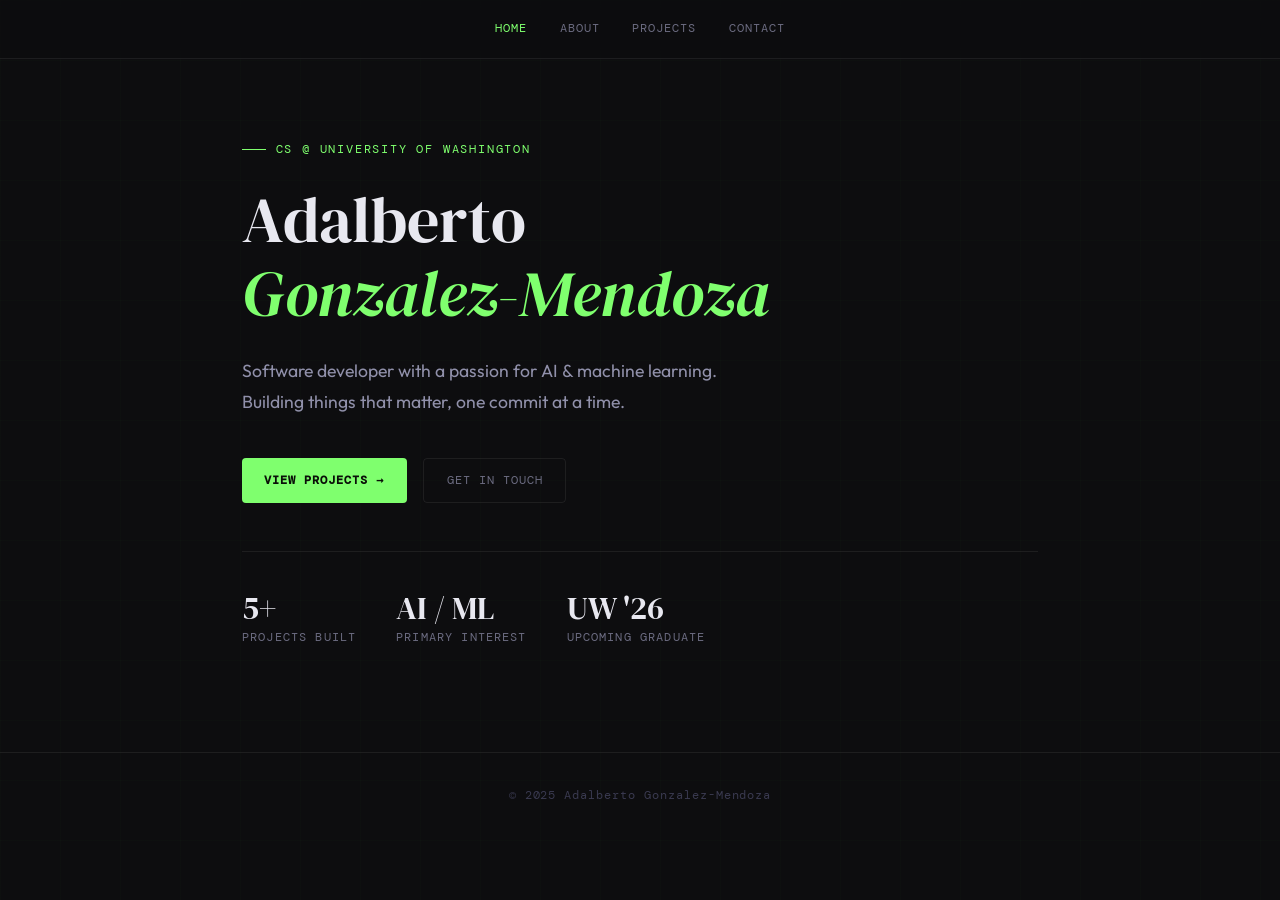
<file: index.html>
<!DOCTYPE html>
<html lang="en">

<head>
    <meta charset="UTF-8" />
    <meta name="viewport" content="width=device-width, initial-scale=1.0" />
    <title>Adalberto Gonzalez-Mendoza</title>
    <link rel="stylesheet" href="style.css">
</head>

<body>

    <nav>
        <a href="index.html" class="active">Home</a>
        <a href="about.html">About</a>
        <a href="projects.html">Projects</a>
        <a href="contact.html">Contact</a>
    </nav>

    <section class="hero fade-up">
        <div class="hero-label">CS @ University of Washington</div>
        <h2>Adalberto<br><em>Gonzalez-Mendoza</em></h2>
        <p>Software developer with a passion for AI & machine learning. Building things that matter, one commit at a
            time.</p>
        <div class="hero-ctas">
            <a href="projects.html" class="btn btn-primary">View Projects →</a>
            <a href="contact.html" class="btn btn-ghost">Get in Touch</a>
        </div>

        <div class="stats">
            <div class="stat-item">
                <div class="stat-number">5+</div>
                <div class="stat-label">Projects Built</div>
            </div>
            <div class="stat-item">
                <div class="stat-number">AI / ML</div>
                <div class="stat-label">Primary Interest</div>
            </div>
            <div class="stat-item">
                <div class="stat-number">UW '26</div>
                <div class="stat-label">Upcoming Graduate</div>
            </div>
        </div>
    </section>

    <footer>
        <p>© 2025 Adalberto Gonzalez-Mendoza</p>
    </footer>

</body>

</html>
</file>
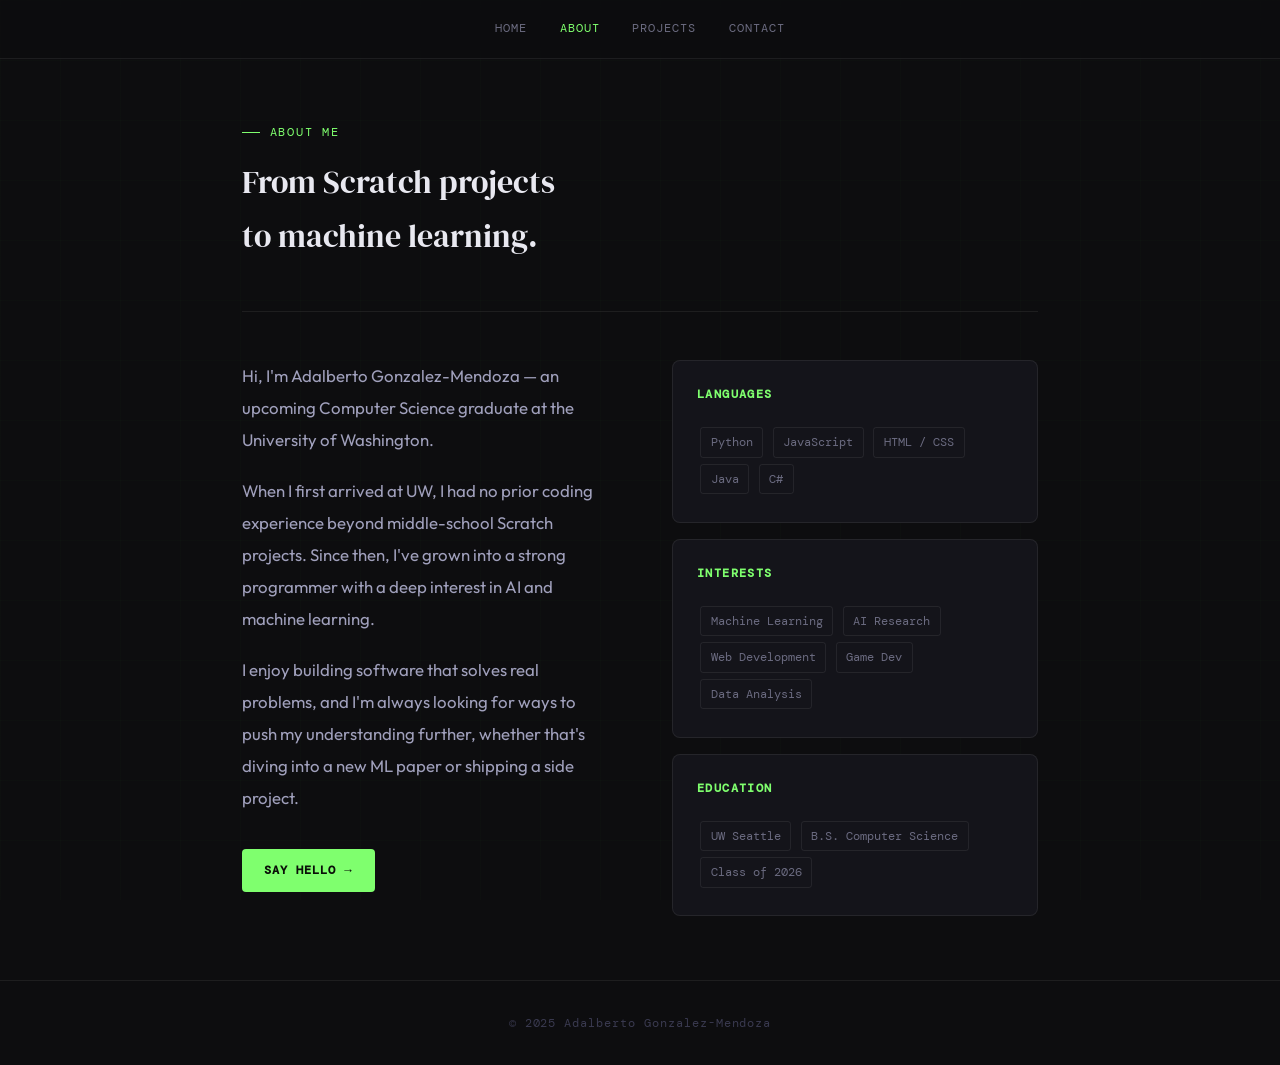
<file: about.html>
<!DOCTYPE html>
<html lang="en">
<head>
  <meta charset="UTF-8" />
  <meta name="viewport" content="width=device-width, initial-scale=1.0" />
  <title>About — Adalberto Gonzalez-Mendoza</title>
  <link rel="stylesheet" href="style.css">
</head>
<body>

  <nav>
    <a href="index.html">Home</a>
    <a href="about.html" class="active">About</a>
    <a href="projects.html">Projects</a>
    <a href="contact.html">Contact</a>
  </nav>

  <div class="container fade-up">
    <div class="section-label">About Me</div>
    <h2>From Scratch projects<br>to machine learning.</h2>

    <hr class="divider">

    <div class="about-grid">
      <div class="about-main">
        <p>Hi, I'm Adalberto Gonzalez-Mendoza — an upcoming Computer Science graduate at the University of Washington.</p>
        <p>When I first arrived at UW, I had no prior coding experience beyond middle-school Scratch projects. Since then, I've grown into a strong programmer with a deep interest in AI and machine learning.</p>
        <p>I enjoy building software that solves real problems, and I'm always looking for ways to push my understanding further, whether that's diving into a new ML paper or shipping a side project.</p>
        <a href="contact.html" class="btn btn-primary" style="margin-top:1rem;">Say Hello →</a>
      </div>

      <div>
        <div class="skills-block">
          <h3>Languages</h3>
          <span class="skill-tag">Python</span>
          <span class="skill-tag">JavaScript</span>
          <span class="skill-tag">HTML / CSS</span>
          <span class="skill-tag">Java</span>
          <span class="skill-tag">C#</span>
        </div>

        <div class="skills-block" style="margin-top:1rem;">
          <h3>Interests</h3>
          <span class="skill-tag">Machine Learning</span>
          <span class="skill-tag">AI Research</span>
          <span class="skill-tag">Web Development</span>
          <span class="skill-tag">Game Dev</span>
          <span class="skill-tag">Data Analysis</span>
        </div>

        <div class="skills-block" style="margin-top:1rem;">
          <h3>Education</h3>
          <span class="skill-tag">UW Seattle</span>
          <span class="skill-tag">B.S. Computer Science</span>
          <span class="skill-tag">Class of 2026</span>
        </div>
      </div>
    </div>
  </div>

  <footer>
    <p>© 2025 Adalberto Gonzalez-Mendoza</p>
  </footer>

</body>
</html>
</file>
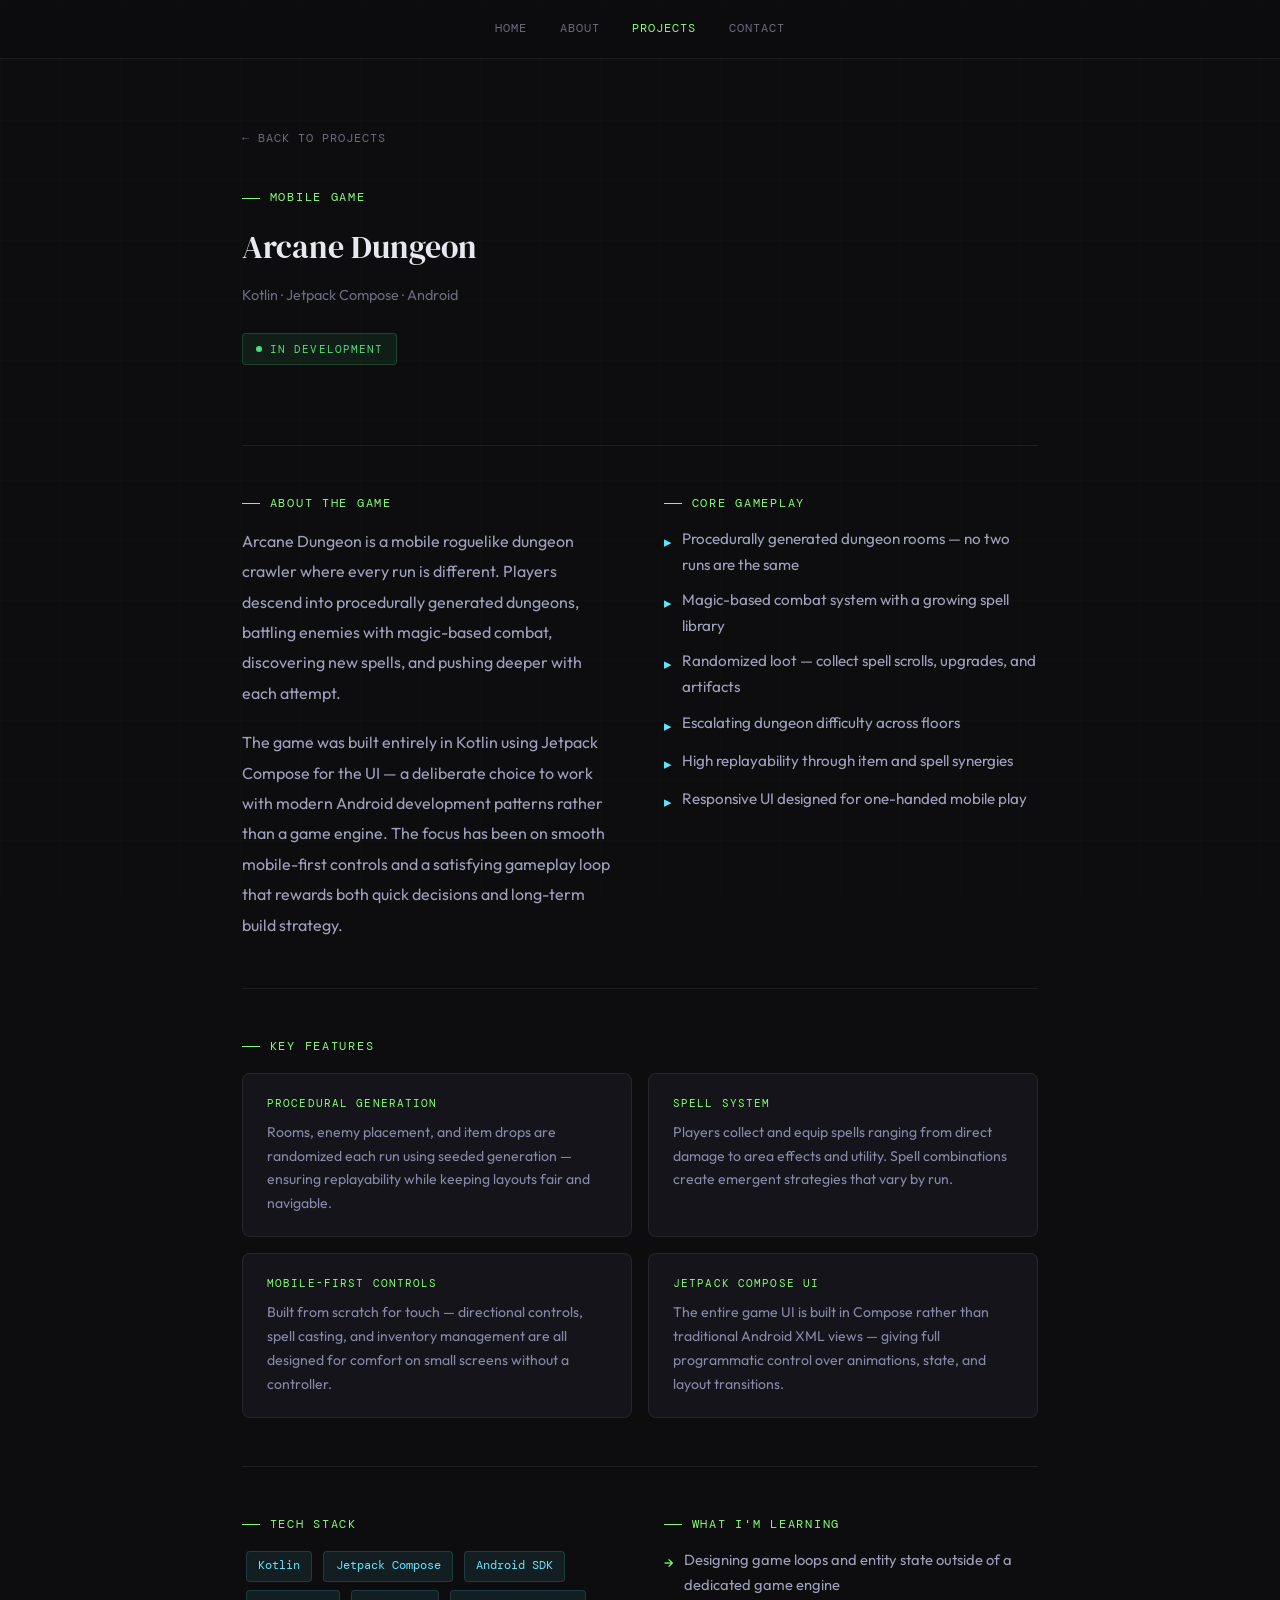
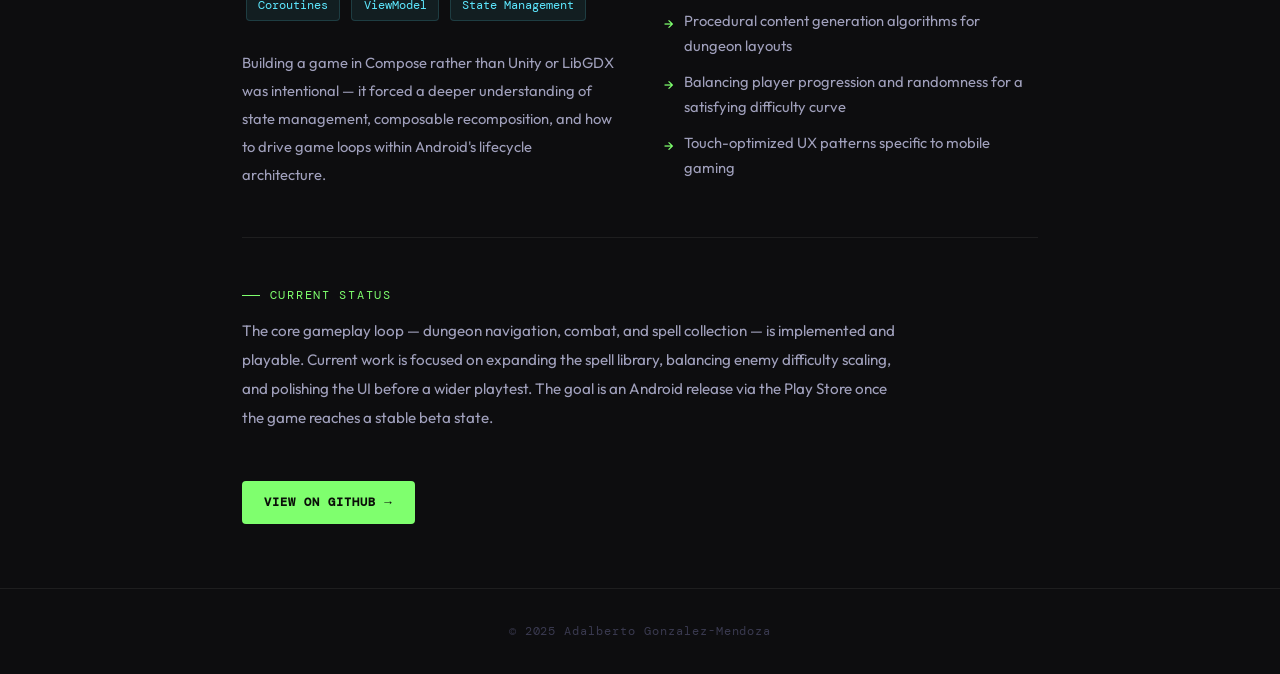
<file: arcane.html>
<!DOCTYPE html>
<html lang="en">

<head>
    <meta charset="UTF-8" />
    <meta name="viewport" content="width=device-width, initial-scale=1.0" />
    <title>Arcane Dungeon — Adalberto Gonzalez-Mendoza</title>
    <link rel="stylesheet" href="style.css">
    <style>
        .feature-grid {
            display: grid;
            grid-template-columns: 1fr 1fr;
            gap: 1rem;
            margin-top: 0.5rem;
        }
        .feature-card {
            background: var(--surface);
            border: 1px solid var(--border);
            border-radius: 8px;
            padding: 1.25rem 1.5rem;
        }
        .feature-card-title {
            font-family: var(--mono-font);
            font-size: 0.7rem;
            letter-spacing: 0.1em;
            text-transform: uppercase;
            color: var(--accent);
            margin-bottom: 0.5rem;
        }
        .feature-card p {
            font-size: 0.88rem;
            color: #8888a8;
            line-height: 1.7;
            max-width: 100%;
        }
        .tech-pill {
            display: inline-block;
            font-family: var(--mono-font);
            font-size: 0.72rem;
            color: var(--accent2);
            background: rgba(93, 232, 255, 0.08);
            border: 1px solid rgba(93, 232, 255, 0.15);
            border-radius: 4px;
            padding: 0.3rem 0.7rem;
            margin: 0.25rem;
        }
        .status-badge {
            display: inline-flex;
            align-items: center;
            gap: 0.5rem;
            font-family: var(--mono-font);
            font-size: 0.7rem;
            letter-spacing: 0.1em;
            text-transform: uppercase;
            color: #4ade80;
            background: rgba(74, 222, 128, 0.08);
            border: 1px solid rgba(74, 222, 128, 0.2);
            border-radius: 4px;
            padding: 0.35rem 0.8rem;
            margin-bottom: 2rem;
        }
        .status-dot {
            width: 6px; height: 6px;
            border-radius: 50%;
            background: #4ade80;
            animation: pulse 2s ease infinite;
        }
        @keyframes pulse { 0%,100%{opacity:1}50%{opacity:0.4} }
    </style>
</head>

<body>

    <nav>
        <a href="index.html">Home</a>
        <a href="about.html">About</a>
        <a href="projects.html" class="active">Projects</a>
        <a href="contact.html">Contact</a>
    </nav>

    <div class="container fade-up">

        <a href="projects.html" style="
            display:inline-flex;align-items:center;gap:0.4rem;
            font-family:var(--mono-font);font-size:0.75rem;letter-spacing:0.08em;
            text-transform:uppercase;color:var(--text-muted);text-decoration:none;
            margin-bottom:2.5rem;
            transition:color 0.2s;
        " onmouseover="this.style.color='var(--accent)'" onmouseout="this.style.color='var(--text-muted)'">
            ← Back to Projects
        </a>

        <!-- Header -->
        <div class="section-label">Mobile Game</div>
        <h2 style="margin-bottom:0.5rem;">Arcane Dungeon</h2>
        <p style="color:var(--text-muted);font-size:0.9rem;margin-bottom:1.5rem;">
            Kotlin · Jetpack Compose · Android
        </p>

        <div class="status-badge">
            <div class="status-dot"></div>
            In Development
        </div>

        <hr class="divider">

        <!-- About + What it does -->
        <div style="display:grid;grid-template-columns:1fr 1fr;gap:3rem;margin-top:2.5rem;">

            <div>
                <div class="section-label" style="margin-bottom:0.75rem;">About the Game</div>
                <p style="color:#a0a0bc;line-height:1.9;font-size:1rem;margin-bottom:1.2rem;">
                    Arcane Dungeon is a mobile roguelike dungeon crawler where every run is different. Players descend
                    into procedurally generated dungeons, battling enemies with magic-based combat, discovering new spells,
                    and pushing deeper with each attempt.
                </p>
                <p style="color:#a0a0bc;line-height:1.9;font-size:1rem;">
                    The game was built entirely in Kotlin using Jetpack Compose for the UI — a deliberate choice to work
                    with modern Android development patterns rather than a game engine. The focus has been on smooth
                    mobile-first controls and a satisfying gameplay loop that rewards both quick decisions and long-term
                    build strategy.
                </p>
            </div>

            <div>
                <div class="section-label" style="margin-bottom:0.75rem;">Core Gameplay</div>
                <ul style="list-style:none;padding:0;display:flex;flex-direction:column;gap:0.6rem;">
                    <li style="display:flex;gap:0.6rem;align-items:flex-start;color:#a0a0bc;font-size:0.95rem;">
                        <span style="color:var(--accent2);margin-top:3px;">▸</span> Procedurally generated dungeon rooms — no two runs are the same
                    </li>
                    <li style="display:flex;gap:0.6rem;align-items:flex-start;color:#a0a0bc;font-size:0.95rem;">
                        <span style="color:var(--accent2);margin-top:3px;">▸</span> Magic-based combat system with a growing spell library
                    </li>
                    <li style="display:flex;gap:0.6rem;align-items:flex-start;color:#a0a0bc;font-size:0.95rem;">
                        <span style="color:var(--accent2);margin-top:3px;">▸</span> Randomized loot — collect spell scrolls, upgrades, and artifacts
                    </li>
                    <li style="display:flex;gap:0.6rem;align-items:flex-start;color:#a0a0bc;font-size:0.95rem;">
                        <span style="color:var(--accent2);margin-top:3px;">▸</span> Escalating dungeon difficulty across floors
                    </li>
                    <li style="display:flex;gap:0.6rem;align-items:flex-start;color:#a0a0bc;font-size:0.95rem;">
                        <span style="color:var(--accent2);margin-top:3px;">▸</span> High replayability through item and spell synergies
                    </li>
                    <li style="display:flex;gap:0.6rem;align-items:flex-start;color:#a0a0bc;font-size:0.95rem;">
                        <span style="color:var(--accent2);margin-top:3px;">▸</span> Responsive UI designed for one-handed mobile play
                    </li>
                </ul>
            </div>

        </div>

        <hr class="divider">

        <!-- Feature cards -->
        <div>
            <div class="section-label" style="margin-bottom:1rem;">Key Features</div>
            <div class="feature-grid">
                <div class="feature-card">
                    <div class="feature-card-title">Procedural Generation</div>
                    <p>Rooms, enemy placement, and item drops are randomized each run using seeded generation — ensuring replayability while keeping layouts fair and navigable.</p>
                </div>
                <div class="feature-card">
                    <div class="feature-card-title">Spell System</div>
                    <p>Players collect and equip spells ranging from direct damage to area effects and utility. Spell combinations create emergent strategies that vary by run.</p>
                </div>
                <div class="feature-card">
                    <div class="feature-card-title">Mobile-First Controls</div>
                    <p>Built from scratch for touch — directional controls, spell casting, and inventory management are all designed for comfort on small screens without a controller.</p>
                </div>
                <div class="feature-card">
                    <div class="feature-card-title">Jetpack Compose UI</div>
                    <p>The entire game UI is built in Compose rather than traditional Android XML views — giving full programmatic control over animations, state, and layout transitions.</p>
                </div>
            </div>
        </div>

        <hr class="divider">

        <!-- Tech stack -->
        <div style="display:grid;grid-template-columns:1fr 1fr;gap:3rem;margin-top:0.5rem;">

            <div>
                <div class="section-label" style="margin-bottom:0.75rem;">Tech Stack</div>
                <div style="margin-bottom:1.5rem;">
                    <span class="tech-pill">Kotlin</span>
                    <span class="tech-pill">Jetpack Compose</span>
                    <span class="tech-pill">Android SDK</span>
                    <span class="tech-pill">Coroutines</span>
                    <span class="tech-pill">ViewModel</span>
                    <span class="tech-pill">State Management</span>
                </div>
                <p style="color:#a0a0bc;line-height:1.9;font-size:0.92rem;">
                    Building a game in Compose rather than Unity or LibGDX was intentional — it forced a deeper
                    understanding of state management, composable recomposition, and how to drive game loops
                    within Android's lifecycle architecture.
                </p>
            </div>

            <div>
                <div class="section-label" style="margin-bottom:0.75rem;">What I'm Learning</div>
                <ul style="list-style:none;padding:0;display:flex;flex-direction:column;gap:0.7rem;">
                    <li style="display:flex;gap:0.6rem;align-items:flex-start;color:#a0a0bc;font-size:0.92rem;">
                        <span style="color:var(--accent);margin-top:3px;flex-shrink:0;">→</span>
                        Designing game loops and entity state outside of a dedicated game engine
                    </li>
                    <li style="display:flex;gap:0.6rem;align-items:flex-start;color:#a0a0bc;font-size:0.92rem;">
                        <span style="color:var(--accent);margin-top:3px;flex-shrink:0;">→</span>
                        Procedural content generation algorithms for dungeon layouts
                    </li>
                    <li style="display:flex;gap:0.6rem;align-items:flex-start;color:#a0a0bc;font-size:0.92rem;">
                        <span style="color:var(--accent);margin-top:3px;flex-shrink:0;">→</span>
                        Balancing player progression and randomness for a satisfying difficulty curve
                    </li>
                    <li style="display:flex;gap:0.6rem;align-items:flex-start;color:#a0a0bc;font-size:0.92rem;">
                        <span style="color:var(--accent);margin-top:3px;flex-shrink:0;">→</span>
                        Touch-optimized UX patterns specific to mobile gaming
                    </li>
                </ul>
            </div>

        </div>

        <hr class="divider">

        <div style="margin-top:0.5rem;margin-bottom:3rem;">
            <div class="section-label" style="margin-bottom:0.75rem;">Current Status</div>
            <p style="color:#a0a0bc;line-height:1.9;font-size:0.95rem;max-width:660px;">
                The core gameplay loop — dungeon navigation, combat, and spell collection — is implemented and playable.
                Current work is focused on expanding the spell library, balancing enemy difficulty scaling, and polishing
                the UI before a wider playtest. The goal is an Android release via the Play Store once the game reaches
                a stable beta state.
            </p>
        </div>

        <a href="https://github.com/BertoGM" target="_blank" class="btn btn-primary">
            View on GitHub →
        </a>

    </div>

    <footer>
        <p>© 2025 Adalberto Gonzalez-Mendoza</p>
    </footer>

</body>
</html>
</file>
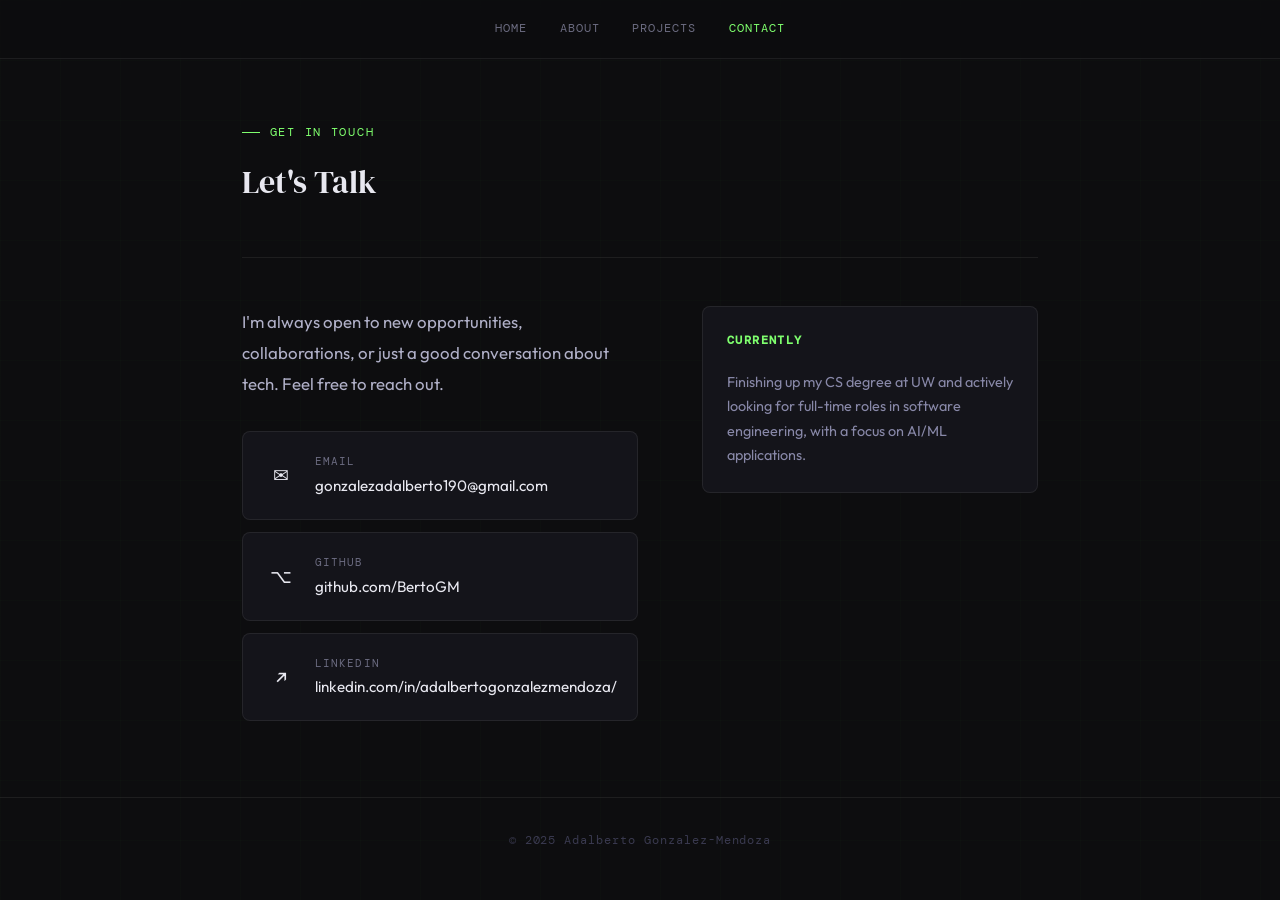
<file: contact.html>
<!DOCTYPE html>
<html lang="en">

<head>
    <meta charset="UTF-8" />
    <meta name="viewport" content="width=device-width, initial-scale=1.0" />
    <title>Contact — Adalberto Gonzalez-Mendoza</title>
    <link rel="stylesheet" href="style.css">
</head>

<body>

    <nav>
        <a href="index.html">Home</a>
        <a href="about.html">About</a>
        <a href="projects.html">Projects</a>
        <a href="contact.html" class="active">Contact</a>
    </nav>

    <div class="container fade-up">
        <div class="section-label">Get In Touch</div>
        <h2>Let's Talk</h2>

        <hr class="divider">

        <div class="contact-grid">
            <div>
                <p style="margin-bottom:2rem;">I'm always open to new opportunities, collaborations, or just a good
                    conversation about tech. Feel free to reach out.</p>

                <a href="mailto:gonzalezadalberto190@gmail.com" class="contact-item">
                    <div class="contact-icon">✉</div>
                    <div class="contact-info">
                        <div class="label">Email</div>
                        <div class="value">gonzalezadalberto190@gmail.com</div>
                    </div>
                </a>

                <a href="https://github.com/BertoGM" target="_blank" class="contact-item">
                    <div class="contact-icon">⌥</div>
                    <div class="contact-info">
                        <div class="label">GitHub</div>
                        <div class="value">github.com/BertoGM</div>
                    </div>
                </a>

                <a href="https://www.linkedin.com/in/adalbertogonzalezmendoza/" target="_blank" class="contact-item">
                    <div class="contact-icon">↗</div>
                    <div class="contact-info">
                        <div class="label">LinkedIn</div>
                        <div class="value">linkedin.com/in/adalbertogonzalezmendoza/</div>
                    </div>
                </a>
            </div>

            <div>
                <div class="skills-block">
                    <h3>Currently</h3>
                    <p style="font-size:0.9rem; color:#8888a8; line-height:1.7; font-family:var(--body-font);">
                        Finishing up my CS degree at UW and actively looking for full-time roles in software
                        engineering, with a focus on AI/ML applications.
                    </p>
                </div>
            </div>
        </div>
    </div>

    <footer>
        <p>© 2025 Adalberto Gonzalez-Mendoza</p>
    </footer>

</body>

</html>
</file>
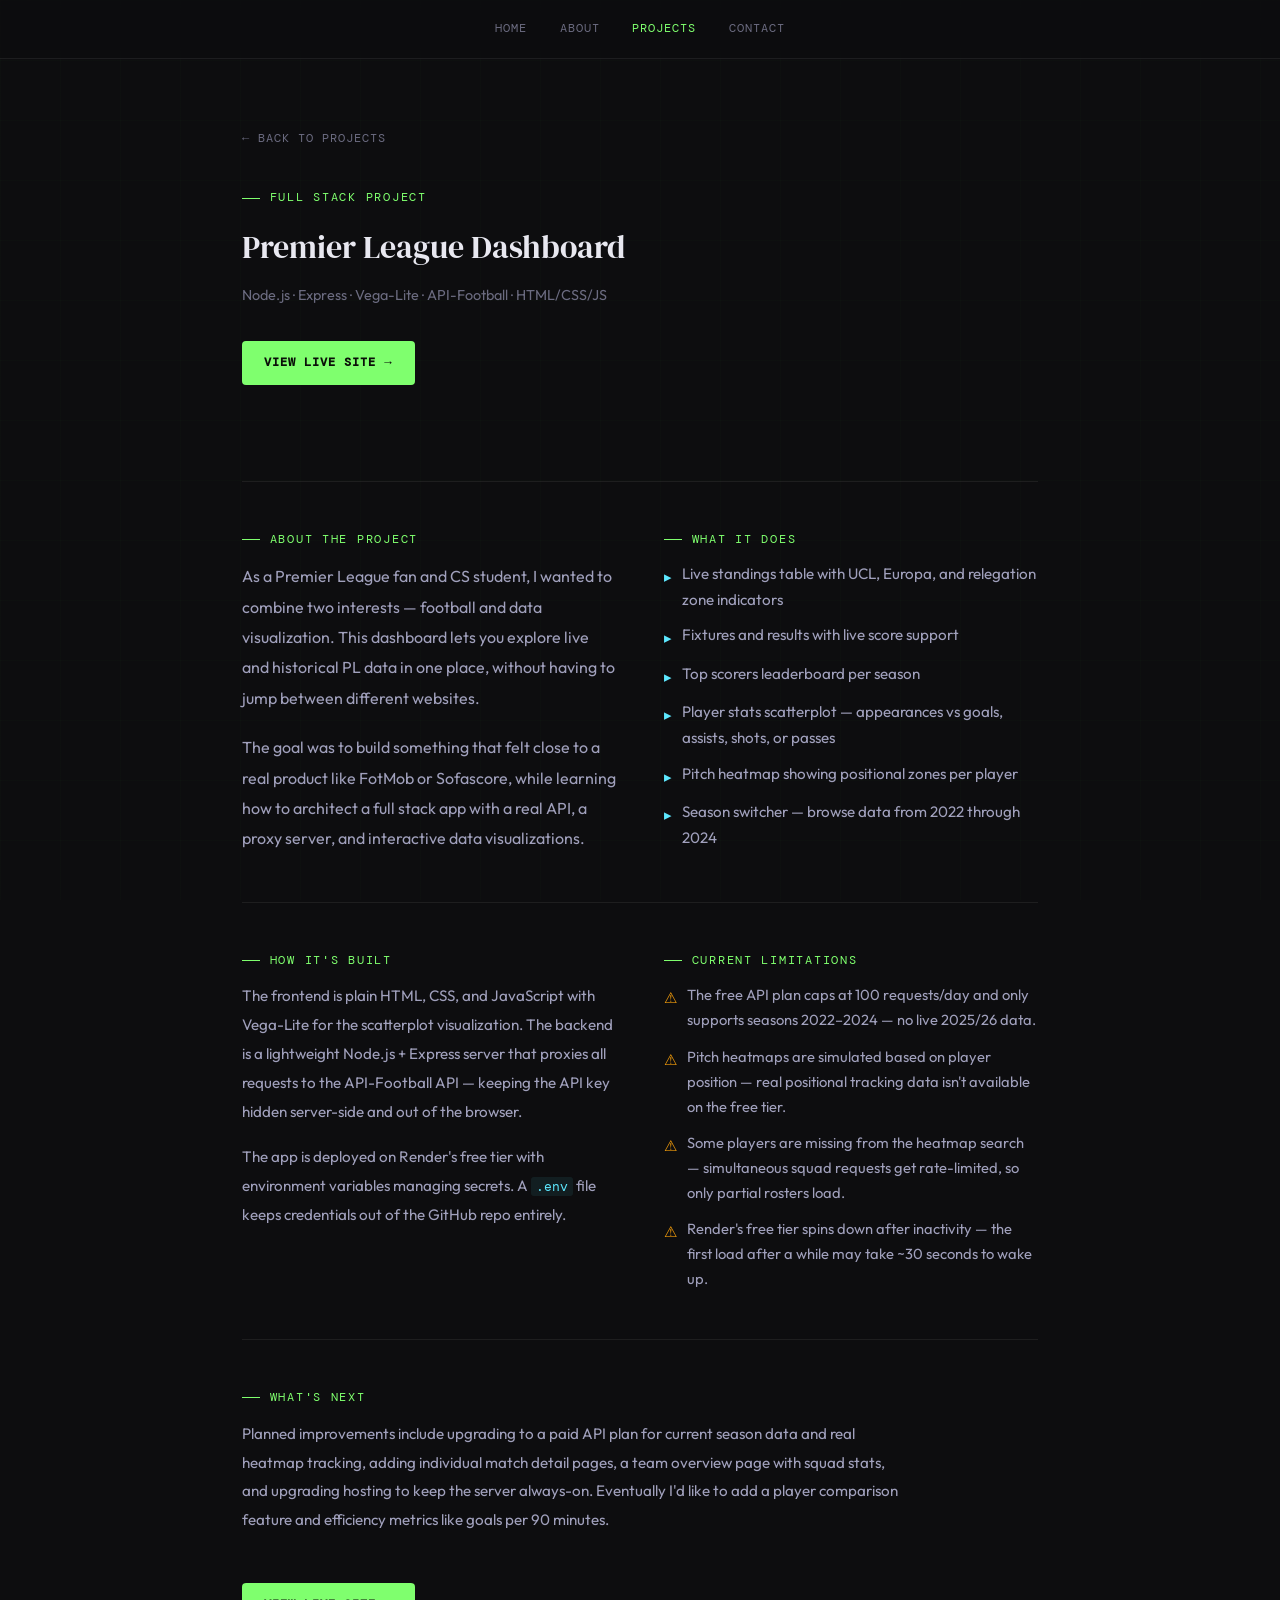
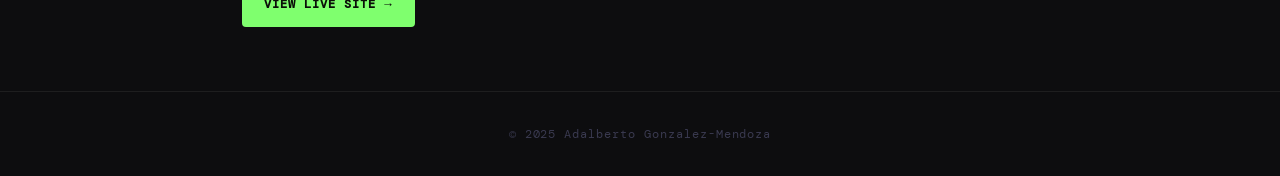
<file: pl.html>
<!DOCTYPE html>
<html lang="en">

<head>
    <meta charset="UTF-8" />
    <meta name="viewport" content="width=device-width, initial-scale=1.0" />
    <title>Premier League Dashboard — Adalberto Gonzalez-Mendoza</title>
    <link rel="stylesheet" href="style.css">
</head>

<body>

    <nav>
        <a href="index.html">Home</a>
        <a href="about.html">About</a>
        <a href="projects.html" class="active">Projects</a>
        <a href="contact.html">Contact</a>
    </nav>

    <div class="container fade-up">

        <!-- Back link -->
        <a href="projects.html" style="
      display:inline-flex;align-items:center;gap:0.4rem;
      font-family:var(--mono-font);font-size:0.75rem;letter-spacing:0.08em;
      text-transform:uppercase;color:var(--text-muted);text-decoration:none;
      margin-bottom:2.5rem;display:inline-flex;
      transition:color 0.2s;
    " onmouseover="this.style.color='var(--accent)'" onmouseout="this.style.color='var(--text-muted)'">
            ← Back to Projects
        </a>

        <!-- Header -->
        <div class="section-label">Full Stack Project</div>
        <h2 style="margin-bottom:0.5rem;">Premier League Dashboard</h2>
        <p style="color:var(--text-muted);font-size:0.9rem;margin-bottom:2rem;">
            Node.js · Express · Vega-Lite · API-Football · HTML/CSS/JS
        </p>

        <!-- Live link CTA -->
        <a href="https://pl-dashboard-btor.onrender.com/" target="_blank" class="btn btn-primary"
            style="margin-bottom:3rem;">
            View Live Site →
        </a>

        <hr class="divider">

        <!-- About -->
        <div style="display:grid;grid-template-columns:1fr 1fr;gap:3rem;margin-top:2.5rem;">

            <div>
                <div class="section-label" style="margin-bottom:0.75rem;">About the Project</div>
                <p style="color:#a0a0bc;line-height:1.9;font-size:1rem;margin-bottom:1.2rem;">
                    As a Premier League fan and CS student, I wanted to combine two interests — football and data
                    visualization. This dashboard lets you explore live and historical PL data in one place, without
                    having to jump between different websites.
                </p>
                <p style="color:#a0a0bc;line-height:1.9;font-size:1rem;">
                    The goal was to build something that felt close to a real product like FotMob or Sofascore, while
                    learning how to architect a full stack app with a real API, a proxy server, and interactive data
                    visualizations.
                </p>
            </div>

            <div>
                <div class="section-label" style="margin-bottom:0.75rem;">What It Does</div>
                <ul style="list-style:none;padding:0;display:flex;flex-direction:column;gap:0.6rem;">
                    <li style="display:flex;gap:0.6rem;align-items:flex-start;color:#a0a0bc;font-size:0.95rem;">
                        <span style="color:var(--accent2);margin-top:3px;">▸</span> Live standings table with UCL,
                        Europa, and relegation zone indicators
                    </li>
                    <li style="display:flex;gap:0.6rem;align-items:flex-start;color:#a0a0bc;font-size:0.95rem;">
                        <span style="color:var(--accent2);margin-top:3px;">▸</span> Fixtures and results with live score
                        support
                    </li>
                    <li style="display:flex;gap:0.6rem;align-items:flex-start;color:#a0a0bc;font-size:0.95rem;">
                        <span style="color:var(--accent2);margin-top:3px;">▸</span> Top scorers leaderboard per season
                    </li>
                    <li style="display:flex;gap:0.6rem;align-items:flex-start;color:#a0a0bc;font-size:0.95rem;">
                        <span style="color:var(--accent2);margin-top:3px;">▸</span> Player stats scatterplot —
                        appearances vs goals, assists, shots, or passes
                    </li>
                    <li style="display:flex;gap:0.6rem;align-items:flex-start;color:#a0a0bc;font-size:0.95rem;">
                        <span style="color:var(--accent2);margin-top:3px;">▸</span> Pitch heatmap showing positional
                        zones per player
                    </li>
                    <li style="display:flex;gap:0.6rem;align-items:flex-start;color:#a0a0bc;font-size:0.95rem;">
                        <span style="color:var(--accent2);margin-top:3px;">▸</span> Season switcher — browse data from
                        2022 through 2024
                    </li>
                </ul>
            </div>

        </div>

        <hr class="divider">

        <!-- Tech stack + limitations side by side -->
        <div style="display:grid;grid-template-columns:1fr 1fr;gap:3rem;margin-top:0.5rem;">

            <div>
                <div class="section-label" style="margin-bottom:0.75rem;">How It's Built</div>
                <p style="color:#a0a0bc;line-height:1.9;font-size:0.95rem;margin-bottom:1rem;">
                    The frontend is plain HTML, CSS, and JavaScript with Vega-Lite for the scatterplot visualization.
                    The backend is a lightweight Node.js + Express server that proxies all requests to the API-Football
                    API — keeping the API key hidden server-side and out of the browser.
                </p>
                <p style="color:#a0a0bc;line-height:1.9;font-size:0.95rem;">
                    The app is deployed on Render's free tier with environment variables managing secrets. A <code
                        style="font-family:var(--mono-font);font-size:0.85em;color:var(--accent2);background:rgba(93,232,255,0.08);padding:1px 5px;border-radius:3px;">.env</code>
                    file keeps credentials out of the GitHub repo entirely.
                </p>
            </div>

            <div>
                <div class="section-label" style="margin-bottom:0.75rem;">Current Limitations</div>
                <ul style="list-style:none;padding:0;display:flex;flex-direction:column;gap:0.7rem;">
                    <li style="display:flex;gap:0.6rem;align-items:flex-start;color:#a0a0bc;font-size:0.92rem;">
                        <span style="color:#f59e0b;margin-top:3px;flex-shrink:0;">⚠</span>
                        The free API plan caps at 100 requests/day and only supports seasons 2022–2024 — no live 2025/26
                        data.
                    </li>
                    <li style="display:flex;gap:0.6rem;align-items:flex-start;color:#a0a0bc;font-size:0.92rem;">
                        <span style="color:#f59e0b;margin-top:3px;flex-shrink:0;">⚠</span>
                        Pitch heatmaps are simulated based on player position — real positional tracking data isn't
                        available on the free tier.
                    </li>
                    <li style="display:flex;gap:0.6rem;align-items:flex-start;color:#a0a0bc;font-size:0.92rem;">
                        <span style="color:#f59e0b;margin-top:3px;flex-shrink:0;">⚠</span>
                        Some players are missing from the heatmap search — simultaneous squad requests get rate-limited,
                        so only partial rosters load.
                    </li>
                    <li style="display:flex;gap:0.6rem;align-items:flex-start;color:#a0a0bc;font-size:0.92rem;">
                        <span style="color:#f59e0b;margin-top:3px;flex-shrink:0;">⚠</span>
                        Render's free tier spins down after inactivity — the first load after a while may take ~30
                        seconds to wake up.
                    </li>
                </ul>
            </div>

        </div>

        <hr class="divider">

        <!-- Future plans -->
        <div style="margin-top:0.5rem;margin-bottom:3rem;">
            <div class="section-label" style="margin-bottom:0.75rem;">What's Next</div>
            <p style="color:#a0a0bc;line-height:1.9;font-size:0.95rem;max-width:660px;">
                Planned improvements include upgrading to a paid API plan for current season data and real heatmap
                tracking, adding individual match detail pages, a team overview page with squad stats, and upgrading
                hosting to keep the server always-on. Eventually I'd like to add a player comparison feature and
                efficiency metrics like goals per 90 minutes.
            </p>
        </div>

        <a href="https://pl-dashboard-btor.onrender.com/" target="_blank" class="btn btn-primary">
            View Live Site →
        </a>

    </div>

    <footer>
        <p>© 2025 Adalberto Gonzalez-Mendoza</p>
    </footer>

</body>

</html>
</file>
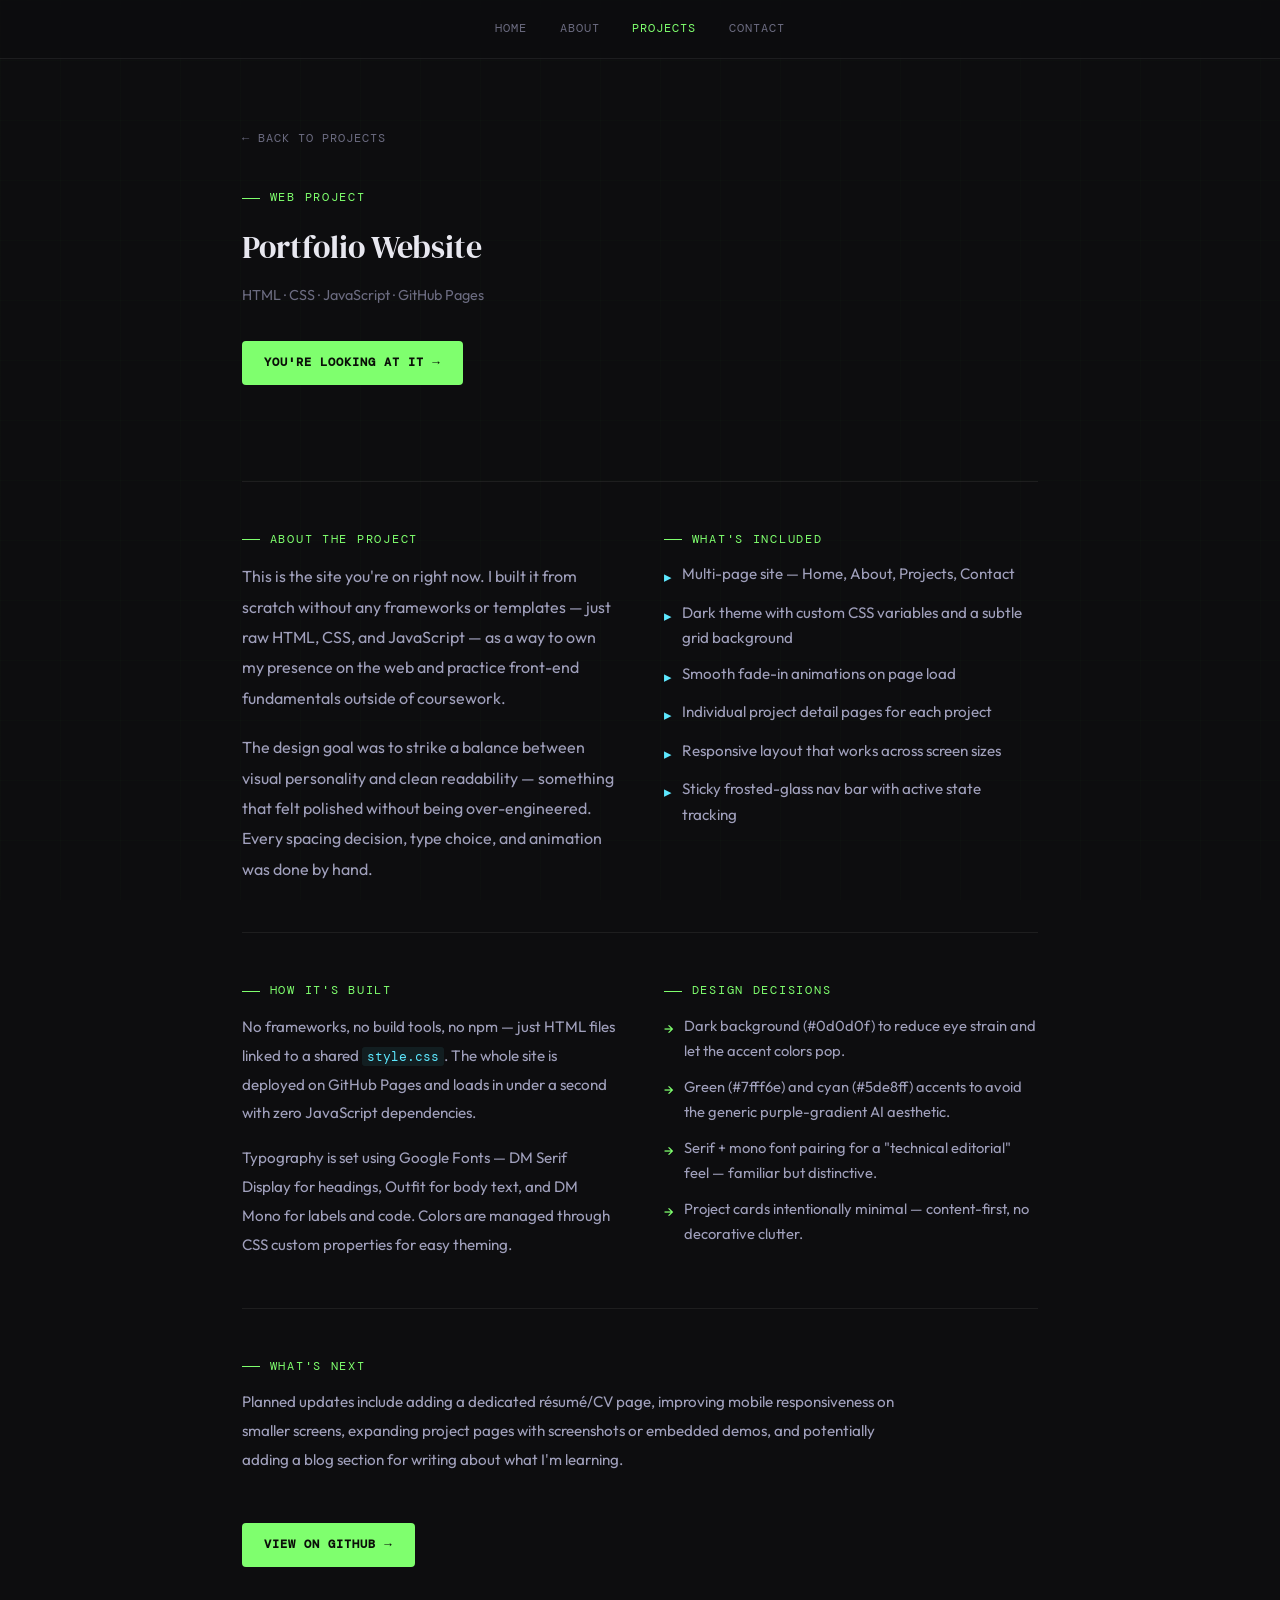
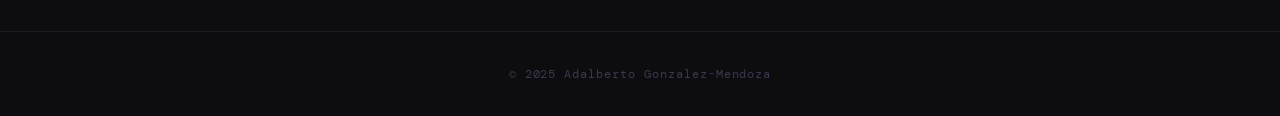
<file: portfolio.html>
<!DOCTYPE html>
<html lang="en">

<head>
    <meta charset="UTF-8" />
    <meta name="viewport" content="width=device-width, initial-scale=1.0" />
    <title>Portfolio Website — Adalberto Gonzalez-Mendoza</title>
    <link rel="stylesheet" href="style.css">
</head>

<body>

    <nav>
        <a href="index.html">Home</a>
        <a href="about.html">About</a>
        <a href="projects.html" class="active">Projects</a>
        <a href="contact.html">Contact</a>
    </nav>

    <div class="container fade-up">

        <a href="projects.html" style="
            display:inline-flex;align-items:center;gap:0.4rem;
            font-family:var(--mono-font);font-size:0.75rem;letter-spacing:0.08em;
            text-transform:uppercase;color:var(--text-muted);text-decoration:none;
            margin-bottom:2.5rem;
            transition:color 0.2s;
        " onmouseover="this.style.color='var(--accent)'" onmouseout="this.style.color='var(--text-muted)'">
            ← Back to Projects
        </a>

        <!-- Header -->
        <div class="section-label">Web Project</div>
        <h2 style="margin-bottom:0.5rem;">Portfolio Website</h2>
        <p style="color:var(--text-muted);font-size:0.9rem;margin-bottom:2rem;">
            HTML · CSS · JavaScript · GitHub Pages
        </p>

        <a href="index.html" class="btn btn-primary" style="margin-bottom:3rem;">
            You're Looking At It →
        </a>

        <hr class="divider">

        <!-- About + What it does -->
        <div style="display:grid;grid-template-columns:1fr 1fr;gap:3rem;margin-top:2.5rem;">

            <div>
                <div class="section-label" style="margin-bottom:0.75rem;">About the Project</div>
                <p style="color:#a0a0bc;line-height:1.9;font-size:1rem;margin-bottom:1.2rem;">
                    This is the site you're on right now. I built it from scratch without any frameworks or templates —
                    just raw HTML, CSS, and JavaScript — as a way to own my presence on the web and practice
                    front-end fundamentals outside of coursework.
                </p>
                <p style="color:#a0a0bc;line-height:1.9;font-size:1rem;">
                    The design goal was to strike a balance between visual personality and clean readability — something
                    that felt polished without being over-engineered. Every spacing decision, type choice, and animation
                    was done by hand.
                </p>
            </div>

            <div>
                <div class="section-label" style="margin-bottom:0.75rem;">What's Included</div>
                <ul style="list-style:none;padding:0;display:flex;flex-direction:column;gap:0.6rem;">
                    <li style="display:flex;gap:0.6rem;align-items:flex-start;color:#a0a0bc;font-size:0.95rem;">
                        <span style="color:var(--accent2);margin-top:3px;">▸</span> Multi-page site — Home, About, Projects, Contact
                    </li>
                    <li style="display:flex;gap:0.6rem;align-items:flex-start;color:#a0a0bc;font-size:0.95rem;">
                        <span style="color:var(--accent2);margin-top:3px;">▸</span> Dark theme with custom CSS variables and a subtle grid background
                    </li>
                    <li style="display:flex;gap:0.6rem;align-items:flex-start;color:#a0a0bc;font-size:0.95rem;">
                        <span style="color:var(--accent2);margin-top:3px;">▸</span> Smooth fade-in animations on page load
                    </li>
                    <li style="display:flex;gap:0.6rem;align-items:flex-start;color:#a0a0bc;font-size:0.95rem;">
                        <span style="color:var(--accent2);margin-top:3px;">▸</span> Individual project detail pages for each project
                    </li>
                    <li style="display:flex;gap:0.6rem;align-items:flex-start;color:#a0a0bc;font-size:0.95rem;">
                        <span style="color:var(--accent2);margin-top:3px;">▸</span> Responsive layout that works across screen sizes
                    </li>
                    <li style="display:flex;gap:0.6rem;align-items:flex-start;color:#a0a0bc;font-size:0.95rem;">
                        <span style="color:var(--accent2);margin-top:3px;">▸</span> Sticky frosted-glass nav bar with active state tracking
                    </li>
                </ul>
            </div>

        </div>

        <hr class="divider">

        <!-- How it's built + Design decisions -->
        <div style="display:grid;grid-template-columns:1fr 1fr;gap:3rem;margin-top:0.5rem;">

            <div>
                <div class="section-label" style="margin-bottom:0.75rem;">How It's Built</div>
                <p style="color:#a0a0bc;line-height:1.9;font-size:0.95rem;margin-bottom:1rem;">
                    No frameworks, no build tools, no npm — just HTML files linked to a shared
                    <code style="font-family:var(--mono-font);font-size:0.85em;color:var(--accent2);background:rgba(93,232,255,0.08);padding:1px 5px;border-radius:3px;">style.css</code>.
                    The whole site is deployed on GitHub Pages and loads in under a second with zero JavaScript dependencies.
                </p>
                <p style="color:#a0a0bc;line-height:1.9;font-size:0.95rem;">
                    Typography is set using Google Fonts — DM Serif Display for headings, Outfit for body text, and DM Mono
                    for labels and code. Colors are managed through CSS custom properties for easy theming.
                </p>
            </div>

            <div>
                <div class="section-label" style="margin-bottom:0.75rem;">Design Decisions</div>
                <ul style="list-style:none;padding:0;display:flex;flex-direction:column;gap:0.7rem;">
                    <li style="display:flex;gap:0.6rem;align-items:flex-start;color:#a0a0bc;font-size:0.92rem;">
                        <span style="color:var(--accent);margin-top:3px;flex-shrink:0;">→</span>
                        Dark background (#0d0d0f) to reduce eye strain and let the accent colors pop.
                    </li>
                    <li style="display:flex;gap:0.6rem;align-items:flex-start;color:#a0a0bc;font-size:0.92rem;">
                        <span style="color:var(--accent);margin-top:3px;flex-shrink:0;">→</span>
                        Green (#7fff6e) and cyan (#5de8ff) accents to avoid the generic purple-gradient AI aesthetic.
                    </li>
                    <li style="display:flex;gap:0.6rem;align-items:flex-start;color:#a0a0bc;font-size:0.92rem;">
                        <span style="color:var(--accent);margin-top:3px;flex-shrink:0;">→</span>
                        Serif + mono font pairing for a "technical editorial" feel — familiar but distinctive.
                    </li>
                    <li style="display:flex;gap:0.6rem;align-items:flex-start;color:#a0a0bc;font-size:0.92rem;">
                        <span style="color:var(--accent);margin-top:3px;flex-shrink:0;">→</span>
                        Project cards intentionally minimal — content-first, no decorative clutter.
                    </li>
                </ul>
            </div>

        </div>

        <hr class="divider">

        <!-- What's next -->
        <div style="margin-top:0.5rem;margin-bottom:3rem;">
            <div class="section-label" style="margin-bottom:0.75rem;">What's Next</div>
            <p style="color:#a0a0bc;line-height:1.9;font-size:0.95rem;max-width:660px;">
                Planned updates include adding a dedicated résumé/CV page, improving mobile responsiveness on smaller
                screens, expanding project pages with screenshots or embedded demos, and potentially adding a blog
                section for writing about what I'm learning.
            </p>
        </div>

        <a href="https://github.com/BertoGM" target="_blank" class="btn btn-primary">
            View on GitHub →
        </a>

    </div>

    <footer>
        <p>© 2025 Adalberto Gonzalez-Mendoza</p>
    </footer>

</body>
</html>
</file>
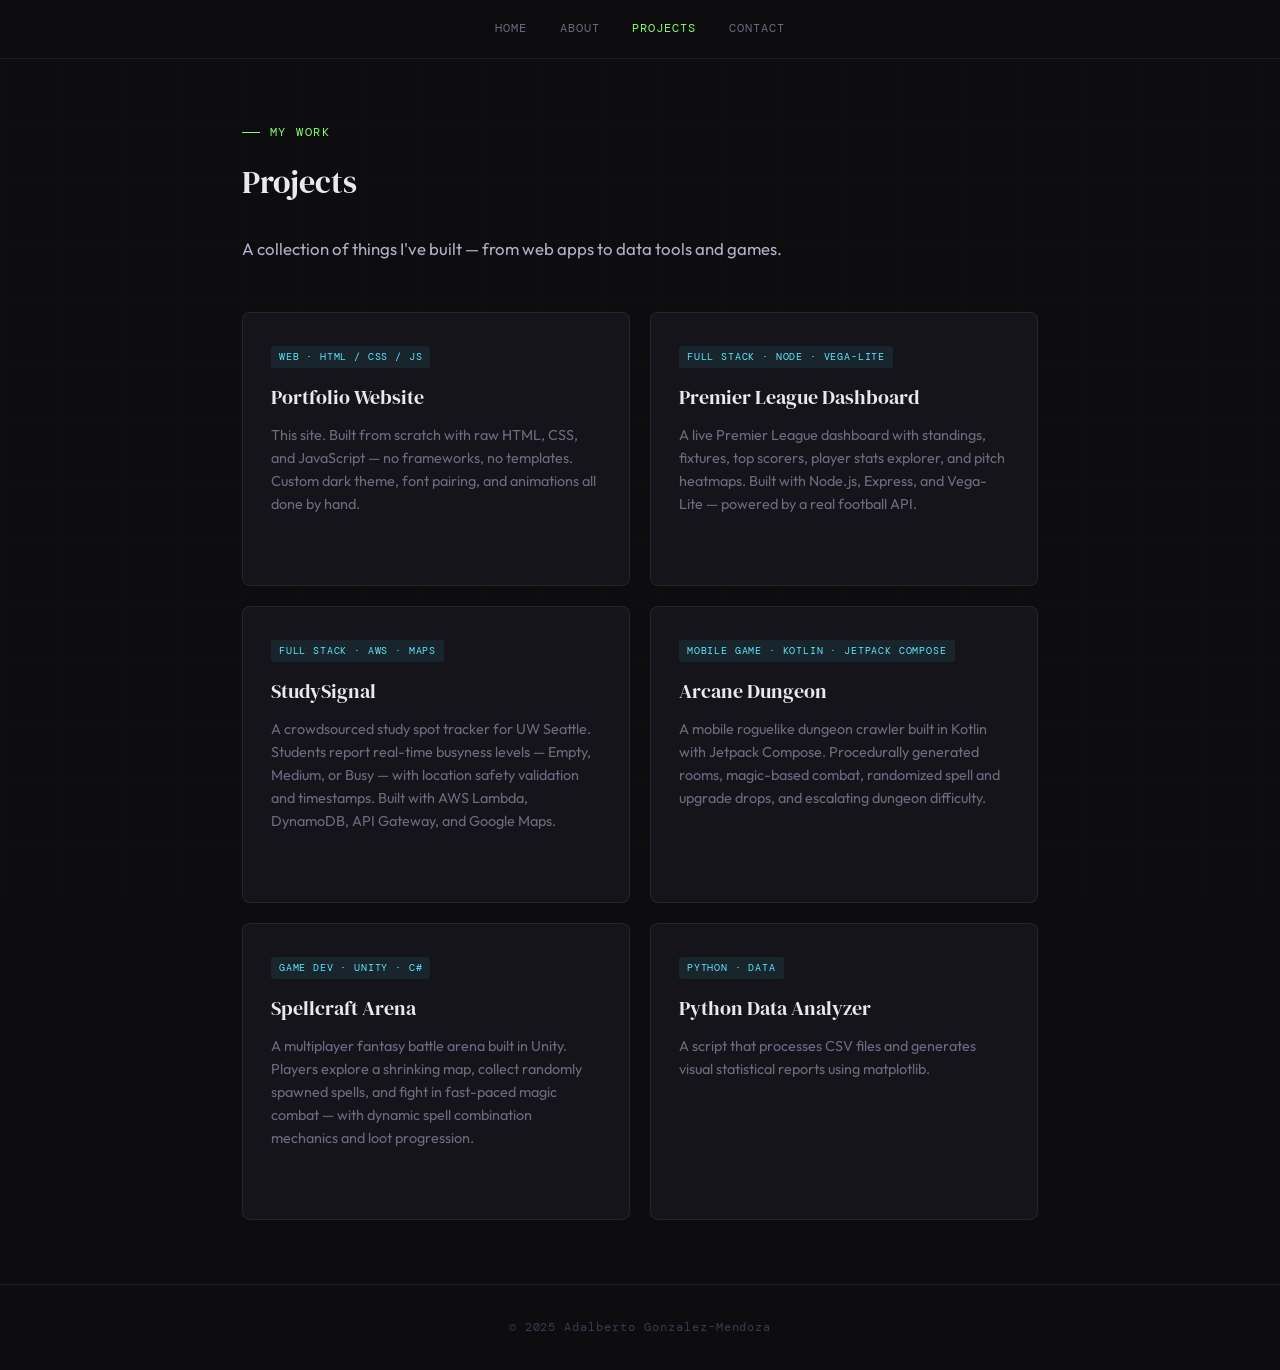
<file: projects.html>
<!DOCTYPE html>
<html lang="en">

<head>
    <meta charset="UTF-8" />
    <meta name="viewport" content="width=device-width, initial-scale=1.0" />
    <title>Projects — Adalberto Gonzalez-Mendoza</title>
    <link rel="stylesheet" href="style.css">
</head>

<body>

    <nav>
        <a href="index.html">Home</a>
        <a href="about.html">About</a>
        <a href="projects.html" class="active">Projects</a>
        <a href="contact.html">Contact</a>
    </nav>

    <div class="container fade-up">
        <div class="section-label">My Work</div>
        <h2>Projects</h2>
        <p style="margin-bottom:3rem;">A collection of things I've built — from web apps to data tools and games.</p>

        <div class="projects">

            <a href="portfolio.html" class="project-card">
                <div class="project-tag">Web · HTML / CSS / JS</div>
                <h3>Portfolio Website</h3>
                <p>This site. Built from scratch with raw HTML, CSS, and JavaScript — no frameworks, no templates. Custom dark theme, font pairing, and animations all done by hand.</p>
                <span class="card-arrow">View Project →</span>
            </a>

            <a href="pl.html" class="project-card">
                <div class="project-tag">Full Stack · Node · Vega-Lite</div>
                <h3>Premier League Dashboard</h3>
                <p>A live Premier League dashboard with standings, fixtures, top scorers, player stats explorer, and pitch heatmaps. Built with Node.js, Express, and Vega-Lite — powered by a real football API.</p>
                <span class="card-arrow">View Project →</span>
            </a>

            <a href="study_signal.html" class="project-card">
                <div class="project-tag">Full Stack · AWS · Maps</div>
                <h3>StudySignal</h3>
                <p>A crowdsourced study spot tracker for UW Seattle. Students report real-time busyness levels — Empty, Medium, or Busy — with location safety validation and timestamps. Built with AWS Lambda, DynamoDB, API Gateway, and Google Maps.</p>
                <span class="card-arrow">View Project →</span>
            </a>

            <a href="arcane.html" class="project-card">
                <div class="project-tag">Mobile Game · Kotlin · Jetpack Compose</div>
                <h3>Arcane Dungeon</h3>
                <p>A mobile roguelike dungeon crawler built in Kotlin with Jetpack Compose. Procedurally generated rooms, magic-based combat, randomized spell and upgrade drops, and escalating dungeon difficulty.</p>
                <span class="card-arrow">View Project →</span>
            </a>

            <a href="spellcraft.html" class="project-card">
                <div class="project-tag">Game Dev · Unity · C#</div>
                <h3>Spellcraft Arena</h3>
                <p>A multiplayer fantasy battle arena built in Unity. Players explore a shrinking map, collect randomly spawned spells, and fight in fast-paced magic combat — with dynamic spell combination mechanics and loot progression.</p>
                <span class="card-arrow">View Project →</span>
            </a>

            <a href="wip.html" class="project-card">
                <div class="project-tag">Python · Data</div>
                <h3>Python Data Analyzer</h3>
                <p>A script that processes CSV files and generates visual statistical reports using matplotlib.</p>
                <span class="card-arrow">View Project →</span>
            </a>

        </div>
    </div>

    <footer>
        <p>© 2025 Adalberto Gonzalez-Mendoza</p>
    </footer>

</body>

</html>
</file>
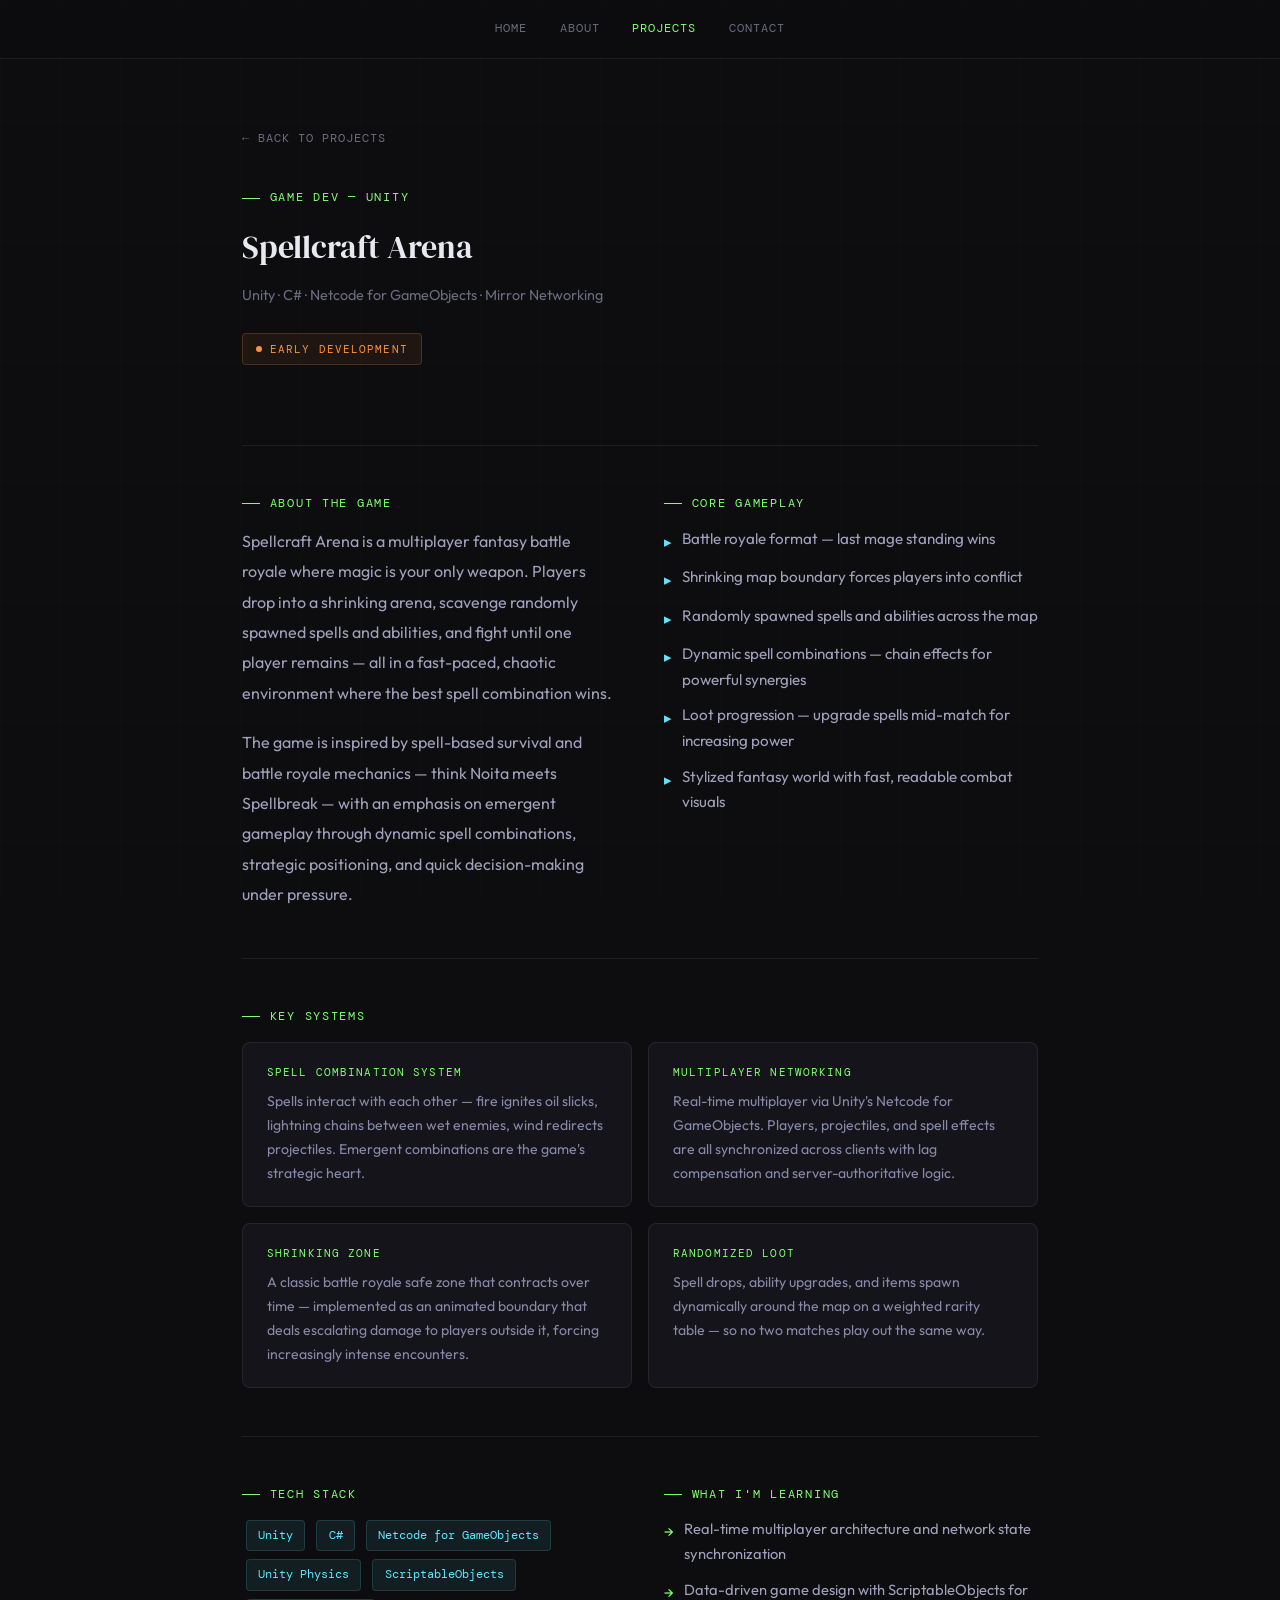
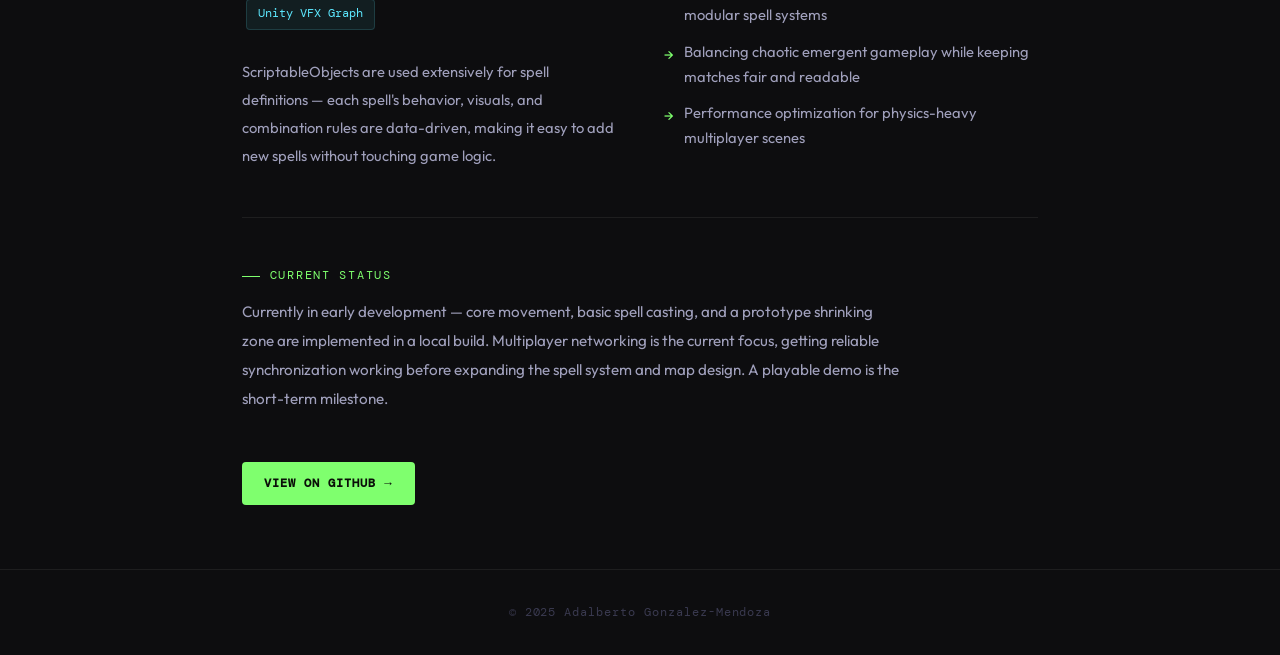
<file: spellcraft.html>
<!DOCTYPE html>
<html lang="en">

<head>
    <meta charset="UTF-8" />
    <meta name="viewport" content="width=device-width, initial-scale=1.0" />
    <title>Spellcraft Arena — Adalberto Gonzalez-Mendoza</title>
    <link rel="stylesheet" href="style.css">
    <style>
        .feature-grid {
            display: grid;
            grid-template-columns: 1fr 1fr;
            gap: 1rem;
            margin-top: 0.5rem;
        }
        .feature-card {
            background: var(--surface);
            border: 1px solid var(--border);
            border-radius: 8px;
            padding: 1.25rem 1.5rem;
        }
        .feature-card-title {
            font-family: var(--mono-font);
            font-size: 0.7rem;
            letter-spacing: 0.1em;
            text-transform: uppercase;
            color: var(--accent);
            margin-bottom: 0.5rem;
        }
        .feature-card p {
            font-size: 0.88rem;
            color: #8888a8;
            line-height: 1.7;
            max-width: 100%;
        }
        .tech-pill {
            display: inline-block;
            font-family: var(--mono-font);
            font-size: 0.72rem;
            color: var(--accent2);
            background: rgba(93, 232, 255, 0.08);
            border: 1px solid rgba(93, 232, 255, 0.15);
            border-radius: 4px;
            padding: 0.3rem 0.7rem;
            margin: 0.25rem;
        }
        .status-badge {
            display: inline-flex;
            align-items: center;
            gap: 0.5rem;
            font-family: var(--mono-font);
            font-size: 0.7rem;
            letter-spacing: 0.1em;
            text-transform: uppercase;
            color: #fb923c;
            background: rgba(251, 146, 60, 0.08);
            border: 1px solid rgba(251, 146, 60, 0.2);
            border-radius: 4px;
            padding: 0.35rem 0.8rem;
            margin-bottom: 2rem;
        }
        .status-dot {
            width: 6px; height: 6px;
            border-radius: 50%;
            background: #fb923c;
            animation: pulse 2s ease infinite;
        }
        @keyframes pulse { 0%,100%{opacity:1}50%{opacity:0.4} }
    </style>
</head>

<body>

    <nav>
        <a href="index.html">Home</a>
        <a href="about.html">About</a>
        <a href="projects.html" class="active">Projects</a>
        <a href="contact.html">Contact</a>
    </nav>

    <div class="container fade-up">

        <a href="projects.html" style="
            display:inline-flex;align-items:center;gap:0.4rem;
            font-family:var(--mono-font);font-size:0.75rem;letter-spacing:0.08em;
            text-transform:uppercase;color:var(--text-muted);text-decoration:none;
            margin-bottom:2.5rem;
            transition:color 0.2s;
        " onmouseover="this.style.color='var(--accent)'" onmouseout="this.style.color='var(--text-muted)'">
            ← Back to Projects
        </a>

        <!-- Header -->
        <div class="section-label">Game Dev — Unity</div>
        <h2 style="margin-bottom:0.5rem;">Spellcraft Arena</h2>
        <p style="color:var(--text-muted);font-size:0.9rem;margin-bottom:1.5rem;">
            Unity · C# · Netcode for GameObjects · Mirror Networking
        </p>

        <div class="status-badge">
            <div class="status-dot"></div>
            Early Development
        </div>

        <hr class="divider">

        <!-- About + Gameplay -->
        <div style="display:grid;grid-template-columns:1fr 1fr;gap:3rem;margin-top:2.5rem;">

            <div>
                <div class="section-label" style="margin-bottom:0.75rem;">About the Game</div>
                <p style="color:#a0a0bc;line-height:1.9;font-size:1rem;margin-bottom:1.2rem;">
                    Spellcraft Arena is a multiplayer fantasy battle royale where magic is your only weapon. Players
                    drop into a shrinking arena, scavenge randomly spawned spells and abilities, and fight until one
                    player remains — all in a fast-paced, chaotic environment where the best spell combination wins.
                </p>
                <p style="color:#a0a0bc;line-height:1.9;font-size:1rem;">
                    The game is inspired by spell-based survival and battle royale mechanics — think Noita meets
                    Spellbreak — with an emphasis on emergent gameplay through dynamic spell combinations, strategic
                    positioning, and quick decision-making under pressure.
                </p>
            </div>

            <div>
                <div class="section-label" style="margin-bottom:0.75rem;">Core Gameplay</div>
                <ul style="list-style:none;padding:0;display:flex;flex-direction:column;gap:0.6rem;">
                    <li style="display:flex;gap:0.6rem;align-items:flex-start;color:#a0a0bc;font-size:0.95rem;">
                        <span style="color:var(--accent2);margin-top:3px;">▸</span> Battle royale format — last mage standing wins
                    </li>
                    <li style="display:flex;gap:0.6rem;align-items:flex-start;color:#a0a0bc;font-size:0.95rem;">
                        <span style="color:var(--accent2);margin-top:3px;">▸</span> Shrinking map boundary forces players into conflict
                    </li>
                    <li style="display:flex;gap:0.6rem;align-items:flex-start;color:#a0a0bc;font-size:0.95rem;">
                        <span style="color:var(--accent2);margin-top:3px;">▸</span> Randomly spawned spells and abilities across the map
                    </li>
                    <li style="display:flex;gap:0.6rem;align-items:flex-start;color:#a0a0bc;font-size:0.95rem;">
                        <span style="color:var(--accent2);margin-top:3px;">▸</span> Dynamic spell combinations — chain effects for powerful synergies
                    </li>
                    <li style="display:flex;gap:0.6rem;align-items:flex-start;color:#a0a0bc;font-size:0.95rem;">
                        <span style="color:var(--accent2);margin-top:3px;">▸</span> Loot progression — upgrade spells mid-match for increasing power
                    </li>
                    <li style="display:flex;gap:0.6rem;align-items:flex-start;color:#a0a0bc;font-size:0.95rem;">
                        <span style="color:var(--accent2);margin-top:3px;">▸</span> Stylized fantasy world with fast, readable combat visuals
                    </li>
                </ul>
            </div>

        </div>

        <hr class="divider">

        <!-- Feature cards -->
        <div>
            <div class="section-label" style="margin-bottom:1rem;">Key Systems</div>
            <div class="feature-grid">
                <div class="feature-card">
                    <div class="feature-card-title">Spell Combination System</div>
                    <p>Spells interact with each other — fire ignites oil slicks, lightning chains between wet enemies, wind redirects projectiles. Emergent combinations are the game's strategic heart.</p>
                </div>
                <div class="feature-card">
                    <div class="feature-card-title">Multiplayer Networking</div>
                    <p>Real-time multiplayer via Unity's Netcode for GameObjects. Players, projectiles, and spell effects are all synchronized across clients with lag compensation and server-authoritative logic.</p>
                </div>
                <div class="feature-card">
                    <div class="feature-card-title">Shrinking Zone</div>
                    <p>A classic battle royale safe zone that contracts over time — implemented as an animated boundary that deals escalating damage to players outside it, forcing increasingly intense encounters.</p>
                </div>
                <div class="feature-card">
                    <div class="feature-card-title">Randomized Loot</div>
                    <p>Spell drops, ability upgrades, and items spawn dynamically around the map on a weighted rarity table — so no two matches play out the same way.</p>
                </div>
            </div>
        </div>

        <hr class="divider">

        <div style="display:grid;grid-template-columns:1fr 1fr;gap:3rem;margin-top:0.5rem;">

            <div>
                <div class="section-label" style="margin-bottom:0.75rem;">Tech Stack</div>
                <div style="margin-bottom:1.5rem;">
                    <span class="tech-pill">Unity</span>
                    <span class="tech-pill">C#</span>
                    <span class="tech-pill">Netcode for GameObjects</span>
                    <span class="tech-pill">Unity Physics</span>
                    <span class="tech-pill">ScriptableObjects</span>
                    <span class="tech-pill">Unity VFX Graph</span>
                </div>
                <p style="color:#a0a0bc;line-height:1.9;font-size:0.92rem;">
                    ScriptableObjects are used extensively for spell definitions — each spell's behavior, visuals, and
                    combination rules are data-driven, making it easy to add new spells without touching game logic.
                </p>
            </div>

            <div>
                <div class="section-label" style="margin-bottom:0.75rem;">What I'm Learning</div>
                <ul style="list-style:none;padding:0;display:flex;flex-direction:column;gap:0.7rem;">
                    <li style="display:flex;gap:0.6rem;align-items:flex-start;color:#a0a0bc;font-size:0.92rem;">
                        <span style="color:var(--accent);margin-top:3px;flex-shrink:0;">→</span>
                        Real-time multiplayer architecture and network state synchronization
                    </li>
                    <li style="display:flex;gap:0.6rem;align-items:flex-start;color:#a0a0bc;font-size:0.92rem;">
                        <span style="color:var(--accent);margin-top:3px;flex-shrink:0;">→</span>
                        Data-driven game design with ScriptableObjects for modular spell systems
                    </li>
                    <li style="display:flex;gap:0.6rem;align-items:flex-start;color:#a0a0bc;font-size:0.92rem;">
                        <span style="color:var(--accent);margin-top:3px;flex-shrink:0;">→</span>
                        Balancing chaotic emergent gameplay while keeping matches fair and readable
                    </li>
                    <li style="display:flex;gap:0.6rem;align-items:flex-start;color:#a0a0bc;font-size:0.92rem;">
                        <span style="color:var(--accent);margin-top:3px;flex-shrink:0;">→</span>
                        Performance optimization for physics-heavy multiplayer scenes
                    </li>
                </ul>
            </div>

        </div>

        <hr class="divider">

        <div style="margin-top:0.5rem;margin-bottom:3rem;">
            <div class="section-label" style="margin-bottom:0.75rem;">Current Status</div>
            <p style="color:#a0a0bc;line-height:1.9;font-size:0.95rem;max-width:660px;">
                Currently in early development — core movement, basic spell casting, and a prototype shrinking zone
                are implemented in a local build. Multiplayer networking is the current focus, getting reliable
                synchronization working before expanding the spell system and map design. A playable demo is the
                short-term milestone.
            </p>
        </div>

        <a href="https://github.com/BertoGM" target="_blank" class="btn btn-primary">
            View on GitHub →
        </a>

    </div>

    <footer>
        <p>© 2025 Adalberto Gonzalez-Mendoza</p>
    </footer>

</body>
</html>
</file>
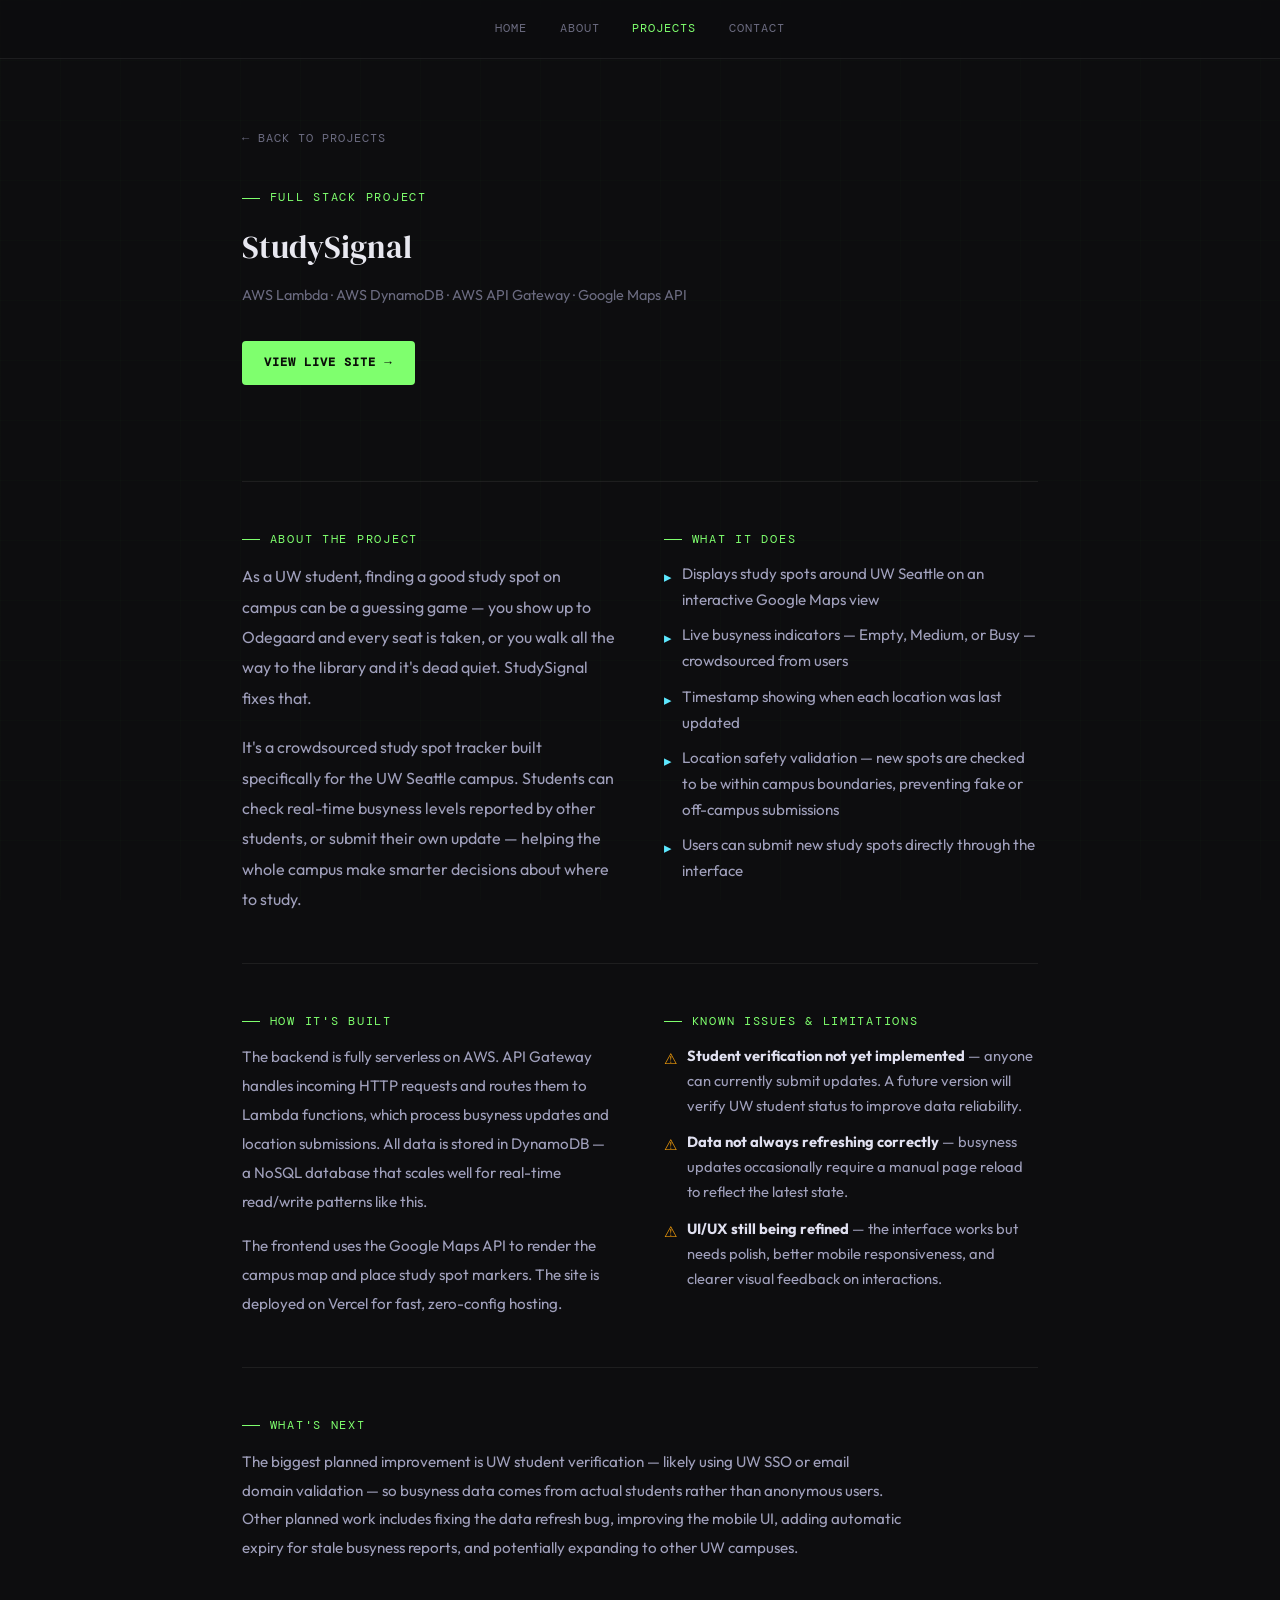
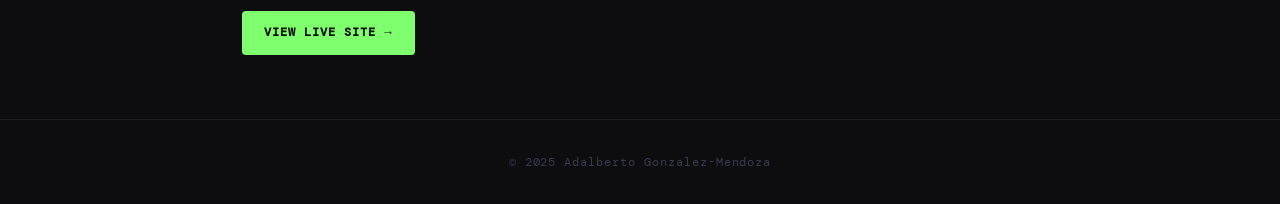
<file: study_signal.html>
<!DOCTYPE html>
<html lang="en">

<head>
    <meta charset="UTF-8" />
    <meta name="viewport" content="width=device-width, initial-scale=1.0" />
    <title>StudySignal — Adalberto Gonzalez-Mendoza</title>
    <link rel="stylesheet" href="style.css">
</head>

<body>

    <nav>
        <a href="index.html">Home</a>
        <a href="about.html">About</a>
        <a href="projects.html" class="active">Projects</a>
        <a href="contact.html">Contact</a>
    </nav>

    <div class="container fade-up">

        <!-- Back link -->
        <a href="projects.html" style="
      display:inline-flex;align-items:center;gap:0.4rem;
      font-family:var(--mono-font);font-size:0.75rem;letter-spacing:0.08em;
      text-transform:uppercase;color:var(--text-muted);text-decoration:none;
      margin-bottom:2.5rem;
      transition:color 0.2s;
    " onmouseover="this.style.color='var(--accent)'" onmouseout="this.style.color='var(--text-muted)'">
            ← Back to Projects
        </a>

        <!-- Header -->
        <div class="section-label">Full Stack Project</div>
        <h2 style="margin-bottom:0.5rem;">StudySignal</h2>
        <p style="color:var(--text-muted);font-size:0.9rem;margin-bottom:2rem;">
            AWS Lambda · AWS DynamoDB · AWS API Gateway · Google Maps API
        </p>

        <!-- Live link CTA -->
        <a href="https://study-signal.vercel.app/" target="_blank" class="btn btn-primary" style="margin-bottom:3rem;">
            View Live Site →
        </a>

        <hr class="divider">

        <!-- About + What it does -->
        <div style="display:grid;grid-template-columns:1fr 1fr;gap:3rem;margin-top:2.5rem;">

            <div>
                <div class="section-label" style="margin-bottom:0.75rem;">About the Project</div>
                <p style="color:#a0a0bc;line-height:1.9;font-size:1rem;margin-bottom:1.2rem;">
                    As a UW student, finding a good study spot on campus can be a guessing game — you show up to
                    Odegaard and every seat is taken, or you walk all the way to the library and it's dead quiet.
                    StudySignal fixes that.
                </p>
                <p style="color:#a0a0bc;line-height:1.9;font-size:1rem;">
                    It's a crowdsourced study spot tracker built specifically for the UW Seattle campus. Students can
                    check real-time busyness levels reported by other students, or submit their own update — helping the
                    whole campus make smarter decisions about where to study.
                </p>
            </div>

            <div>
                <div class="section-label" style="margin-bottom:0.75rem;">What It Does</div>
                <ul style="list-style:none;padding:0;display:flex;flex-direction:column;gap:0.6rem;">
                    <li style="display:flex;gap:0.6rem;align-items:flex-start;color:#a0a0bc;font-size:0.95rem;">
                        <span style="color:var(--accent2);margin-top:3px;">▸</span> Displays study spots around UW
                        Seattle on an interactive Google Maps view
                    </li>
                    <li style="display:flex;gap:0.6rem;align-items:flex-start;color:#a0a0bc;font-size:0.95rem;">
                        <span style="color:var(--accent2);margin-top:3px;">▸</span> Live busyness indicators — Empty,
                        Medium, or Busy — crowdsourced from users
                    </li>
                    <li style="display:flex;gap:0.6rem;align-items:flex-start;color:#a0a0bc;font-size:0.95rem;">
                        <span style="color:var(--accent2);margin-top:3px;">▸</span> Timestamp showing when each location
                        was last updated
                    </li>
                    <li style="display:flex;gap:0.6rem;align-items:flex-start;color:#a0a0bc;font-size:0.95rem;">
                        <span style="color:var(--accent2);margin-top:3px;">▸</span> Location safety validation — new
                        spots are checked to be within campus boundaries, preventing fake or off-campus submissions
                    </li>
                    <li style="display:flex;gap:0.6rem;align-items:flex-start;color:#a0a0bc;font-size:0.95rem;">
                        <span style="color:var(--accent2);margin-top:3px;">▸</span> Users can submit new study spots
                        directly through the interface
                    </li>
                </ul>
            </div>

        </div>

        <hr class="divider">

        <!-- Tech stack + limitations -->
        <div style="display:grid;grid-template-columns:1fr 1fr;gap:3rem;margin-top:0.5rem;">

            <div>
                <div class="section-label" style="margin-bottom:0.75rem;">How It's Built</div>
                <p style="color:#a0a0bc;line-height:1.9;font-size:0.95rem;margin-bottom:1rem;">
                    The backend is fully serverless on AWS. API Gateway handles incoming HTTP requests and routes them
                    to Lambda functions, which process busyness updates and location submissions. All data is stored in
                    DynamoDB — a NoSQL database that scales well for real-time read/write patterns like this.
                </p>
                <p style="color:#a0a0bc;line-height:1.9;font-size:0.95rem;">
                    The frontend uses the Google Maps API to render the campus map and place study spot markers. The
                    site is deployed on Vercel for fast, zero-config hosting.
                </p>
            </div>

            <div>
                <div class="section-label" style="margin-bottom:0.75rem;">Known Issues & Limitations</div>
                <ul style="list-style:none;padding:0;display:flex;flex-direction:column;gap:0.7rem;">
                    <li style="display:flex;gap:0.6rem;align-items:flex-start;color:#a0a0bc;font-size:0.92rem;">
                        <span style="color:#f59e0b;margin-top:3px;flex-shrink:0;">⚠</span>
                        <span><strong style="color:#e0e0f0;">Student verification not yet implemented</strong> — anyone
                            can currently submit updates. A future version will verify UW student status to improve data
                            reliability.</span>
                    </li>
                    <li style="display:flex;gap:0.6rem;align-items:flex-start;color:#a0a0bc;font-size:0.92rem;">
                        <span style="color:#f59e0b;margin-top:3px;flex-shrink:0;">⚠</span>
                        <span><strong style="color:#e0e0f0;">Data not always refreshing correctly</strong> — busyness
                            updates occasionally require a manual page reload to reflect the latest state.</span>
                    </li>
                    <li style="display:flex;gap:0.6rem;align-items:flex-start;color:#a0a0bc;font-size:0.92rem;">
                        <span style="color:#f59e0b;margin-top:3px;flex-shrink:0;">⚠</span>
                        <span><strong style="color:#e0e0f0;">UI/UX still being refined</strong> — the interface works
                            but needs polish, better mobile responsiveness, and clearer visual feedback on
                            interactions.</span>
                    </li>
                </ul>
            </div>

        </div>

        <hr class="divider">

        <!-- Future plans -->
        <div style="margin-top:0.5rem;margin-bottom:3rem;">
            <div class="section-label" style="margin-bottom:0.75rem;">What's Next</div>
            <p style="color:#a0a0bc;line-height:1.9;font-size:0.95rem;max-width:660px;">
                The biggest planned improvement is UW student verification — likely using UW SSO or email domain
                validation — so busyness data comes from actual students rather than anonymous users. Other planned work
                includes fixing the data refresh bug, improving the mobile UI, adding automatic expiry for stale
                busyness reports, and potentially expanding to other UW campuses.
            </p>
        </div>

        <a href="https://study-signal.vercel.app/" target="_blank" class="btn btn-primary">
            View Live Site →
        </a>

    </div>

    <footer>
        <p>© 2025 Adalberto Gonzalez-Mendoza</p>
    </footer>

</body>

</html>
</file>
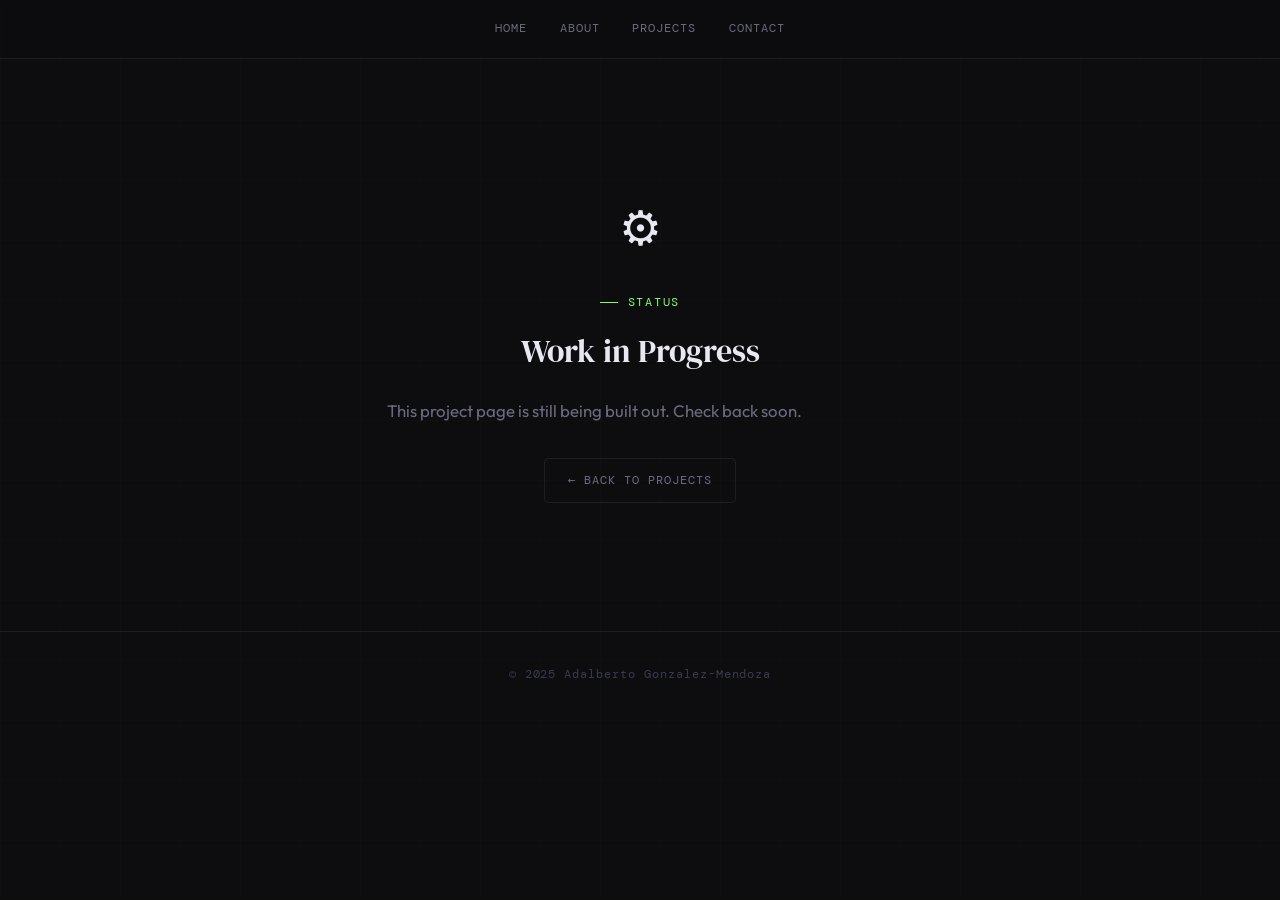
<file: wip.html>
<!DOCTYPE html>
<html lang="en">

<head>
    <meta charset="UTF-8" />
    <meta name="viewport" content="width=device-width, initial-scale=1.0" />
    <title>Work in Progress — Adalberto Gonzalez-Mendoza</title>
    <link rel="stylesheet" href="style.css">
</head>

<body>

    <nav>
        <a href="index.html">Home</a>
        <a href="about.html">About</a>
        <a href="projects.html">Projects</a>
        <a href="contact.html">Contact</a>
    </nav>

    <div class="container fade-up">
        <div class="wip-box">
            <div class="wip-icon">⚙</div>
            <div class="section-label" style="justify-content:center;">Status</div>
            <h2>Work in Progress</h2>
            <p>This project page is still being built out. Check back soon.</p>
            <a href="projects.html" class="btn btn-ghost" style="margin-top:2rem;">← Back to Projects</a>
        </div>
    </div>

    <footer>
        <p>© 2025 Adalberto Gonzalez-Mendoza</p>
    </footer>

</body>

</html>
</file>
<file: style.css>
@import url('https://fonts.googleapis.com/css2?family=DM+Serif+Display:ital@0;1&family=DM+Mono:wght@300;400;500&family=Outfit:wght@300;400;500;600&display=swap');

:root {
    --bg: #0d0d0f;
    --surface: #14141a;
    --surface2: #1c1c26;
    --border: rgba(255, 255, 255, 0.07);
    --accent: #7fff6e;
    --accent2: #5de8ff;
    --text: #e8e8f0;
    --text-muted: #6b6b80;
    --text-dim: #3a3a50;
    --header-font: 'DM Serif Display', Georgia, serif;
    --body-font: 'Outfit', sans-serif;
    --mono-font: 'DM Mono', monospace;
}

*,
*::before,
*::after {
    box-sizing: border-box;
    margin: 0;
    padding: 0;
}

html {
    scroll-behavior: smooth;
}

body {
    font-family: var(--body-font);
    background: var(--bg);
    color: var(--text);
    line-height: 1.7;
    min-height: 100vh;
    overflow-x: hidden;
}

/* Subtle grid background */
body::before {
    content: '';
    position: fixed;
    inset: 0;
    background-image:
        linear-gradient(rgba(127, 255, 110, 0.015) 1px, transparent 1px),
        linear-gradient(90deg, rgba(127, 255, 110, 0.015) 1px, transparent 1px);
    background-size: 60px 60px;
    pointer-events: none;
    z-index: 0;
}

/* ── NAV ── */
nav {
    position: sticky;
    top: 0;
    z-index: 100;
    display: flex;
    justify-content: center;
    align-items: center;
    gap: 0.25rem;
    padding: 0.75rem 2rem;
    background: rgba(13, 13, 15, 0.85);
    backdrop-filter: blur(16px);
    border-bottom: 1px solid var(--border);
}

nav a {
    font-family: var(--mono-font);
    font-size: 0.78rem;
    font-weight: 400;
    letter-spacing: 0.08em;
    text-transform: uppercase;
    color: var(--text-muted);
    text-decoration: none;
    padding: 0.4rem 0.9rem;
    border-radius: 4px;
    transition: color 0.2s, background 0.2s;
}

nav a:hover {
    color: var(--accent);
    background: rgba(127, 255, 110, 0.06);
}

nav a.active {
    color: var(--accent);
}

/* ── HEADER ── */
header {
    position: relative;
    z-index: 1;
    padding: 5rem 2rem 4rem;
    text-align: center;
    border-bottom: 1px solid var(--border);
}

header::after {
    content: '';
    position: absolute;
    bottom: -1px;
    left: 50%;
    transform: translateX(-50%);
    width: 80px;
    height: 2px;
    background: var(--accent);
}

header h1 {
    font-family: var(--header-font);
    font-size: clamp(2.2rem, 5vw, 3.5rem);
    font-weight: 400;
    letter-spacing: -0.01em;
    color: var(--text);
    margin-bottom: 0.5rem;
}

header p {
    font-family: var(--mono-font);
    font-size: 0.82rem;
    color: var(--text-muted);
    letter-spacing: 0.12em;
    text-transform: uppercase;
}

/* ── CONTAINER ── */
.container {
    position: relative;
    z-index: 1;
    max-width: 860px;
    margin: 0 auto;
    padding: 4rem 2rem;
}

.container h1,
.container h2 {
    font-family: var(--header-font);
    font-weight: 400;
    margin-bottom: 1.5rem;
}

.container h1 {
    font-size: 2.4rem;
}

.container h2 {
    font-size: 2rem;
}

.container p {
    font-size: 1.05rem;
    color: #b0b0c8;
    max-width: 640px;
    line-height: 1.85;
}

/* ── HOME HERO ── */
.hero {
    position: relative;
    z-index: 1;
    max-width: 860px;
    margin: 0 auto;
    padding: 5rem 2rem 4rem;
}

.hero-label {
    font-family: var(--mono-font);
    font-size: 0.75rem;
    letter-spacing: 0.15em;
    text-transform: uppercase;
    color: var(--accent);
    margin-bottom: 1.5rem;
    display: flex;
    align-items: center;
    gap: 0.6rem;
}

.hero-label::before {
    content: '';
    display: inline-block;
    width: 24px;
    height: 1px;
    background: var(--accent);
}

.hero h2 {
    font-family: var(--header-font);
    font-size: clamp(2.5rem, 6vw, 4rem);
    font-weight: 400;
    line-height: 1.15;
    margin-bottom: 1.5rem;
    color: var(--text);
}

.hero h2 em {
    font-style: italic;
    color: var(--accent);
}

.hero p {
    font-size: 1.1rem;
    color: #9090aa;
    max-width: 520px;
    margin-bottom: 2.5rem;
    line-height: 1.8;
}

.hero-ctas {
    display: flex;
    gap: 1rem;
    flex-wrap: wrap;
}

.btn {
    display: inline-flex;
    align-items: center;
    gap: 0.4rem;
    font-family: var(--mono-font);
    font-size: 0.78rem;
    letter-spacing: 0.08em;
    text-transform: uppercase;
    text-decoration: none;
    padding: 0.7rem 1.4rem;
    border-radius: 4px;
    transition: all 0.2s;
    cursor: pointer;
    border: none;
}

.btn-primary {
    background: var(--accent);
    color: #0a0f08;
    font-weight: 600;
}

.btn-primary:hover {
    background: #a3ffaa;
    transform: translateY(-2px);
}

.btn-ghost {
    background: transparent;
    color: var(--text-muted);
    border: 1px solid var(--border);
}

.btn-ghost:hover {
    border-color: var(--text-muted);
    color: var(--text);
}

/* ── STAT ROW ── */
.stats {
    display: flex;
    gap: 2.5rem;
    padding: 2.5rem 0;
    border-top: 1px solid var(--border);
    margin-top: 3rem;
    flex-wrap: wrap;
}

.stat-item {}

.stat-number {
    font-family: var(--header-font);
    font-size: 2rem;
    color: var(--text);
    line-height: 1;
}

.stat-label {
    font-family: var(--mono-font);
    font-size: 0.72rem;
    letter-spacing: 0.1em;
    text-transform: uppercase;
    color: var(--text-muted);
    margin-top: 0.25rem;
}

/* ── ABOUT ── */
.about-grid {
    display: grid;
    grid-template-columns: 1fr 1fr;
    gap: 4rem;
    align-items: start;
}

@media (max-width: 640px) {
    .about-grid {
        grid-template-columns: 1fr;
        gap: 2rem;
    }
}

.about-main p {
    font-size: 1.05rem;
    color: #a0a0bc;
    line-height: 1.9;
    margin-bottom: 1.2rem;
}

.skills-block {
    background: var(--surface);
    border: 1px solid var(--border);
    border-radius: 8px;
    padding: 1.5rem;
}

.skills-block h3 {
    font-family: var(--mono-font);
    font-size: 0.72rem;
    letter-spacing: 0.12em;
    text-transform: uppercase;
    color: var(--accent);
    margin-bottom: 1.2rem;
}

.skill-tag {
    display: inline-block;
    font-family: var(--mono-font);
    font-size: 0.75rem;
    color: var(--text-muted);
    border: 1px solid var(--border);
    border-radius: 3px;
    padding: 0.25rem 0.6rem;
    margin: 0.2rem;
    transition: all 0.2s;
}

.skill-tag:hover {
    border-color: var(--accent);
    color: var(--accent);
}

/* ── PROJECTS ── */
.projects {
    display: grid;
    grid-template-columns: repeat(auto-fill, minmax(280px, 1fr));
    gap: 1.25rem;
}

.project-card {
    display: block;
    background: var(--surface);
    border: 1px solid var(--border);
    border-radius: 8px;
    padding: 1.75rem;
    text-decoration: none;
    color: inherit;
    transition: border-color 0.2s, transform 0.2s, background 0.2s;
    position: relative;
    overflow: hidden;
}

.project-card::before {
    content: '';
    position: absolute;
    top: 0;
    left: 0;
    right: 0;
    height: 2px;
    background: linear-gradient(90deg, var(--accent), var(--accent2));
    opacity: 0;
    transition: opacity 0.2s;
}

.project-card:hover {
    border-color: rgba(127, 255, 110, 0.2);
    transform: translateY(-4px);
    background: var(--surface2);
}

.project-card:hover::before {
    opacity: 1;
}

.project-card h3 {
    font-family: var(--header-font);
    font-size: 1.25rem;
    font-weight: 400;
    color: var(--text);
    margin-bottom: 0.6rem;
}

.project-card p {
    font-size: 0.9rem;
    color: var(--text-muted);
    line-height: 1.6;
}

.project-card .card-arrow {
    display: inline-block;
    margin-top: 1.25rem;
    font-family: var(--mono-font);
    font-size: 0.72rem;
    letter-spacing: 0.1em;
    text-transform: uppercase;
    color: var(--accent);
    opacity: 0;
    transform: translateX(-6px);
    transition: opacity 0.2s, transform 0.2s;
}

.project-card:hover .card-arrow {
    opacity: 1;
    transform: translateX(0);
}

.project-tag {
    display: inline-block;
    font-family: var(--mono-font);
    font-size: 0.65rem;
    letter-spacing: 0.08em;
    text-transform: uppercase;
    color: var(--accent2);
    background: rgba(93, 232, 255, 0.08);
    border-radius: 3px;
    padding: 0.15rem 0.5rem;
    margin-bottom: 0.75rem;
}

/* ── CONTACT ── */
.contact-grid {
    display: grid;
    grid-template-columns: 1fr 1fr;
    gap: 4rem;
    align-items: start;
}

@media (max-width: 640px) {
    .contact-grid {
        grid-template-columns: 1fr;
        gap: 2rem;
    }
}

.contact-item {
    display: flex;
    align-items: center;
    gap: 1rem;
    padding: 1.25rem;
    background: var(--surface);
    border: 1px solid var(--border);
    border-radius: 8px;
    text-decoration: none;
    color: inherit;
    transition: border-color 0.2s;
    margin-bottom: 0.75rem;
}

.contact-item:hover {
    border-color: rgba(127, 255, 110, 0.25);
}

.contact-icon {
    font-size: 1.2rem;
    width: 36px;
    text-align: center;
    flex-shrink: 0;
}

.contact-info .label {
    font-family: var(--mono-font);
    font-size: 0.68rem;
    letter-spacing: 0.1em;
    text-transform: uppercase;
    color: var(--text-muted);
    margin-bottom: 0.15rem;
}

.contact-info .value {
    font-size: 0.95rem;
    color: var(--text);
}

/* ── WIP ── */
.wip-box {
    text-align: center;
    padding: 4rem 2rem;
}

.wip-box .wip-icon {
    font-size: 3rem;
    margin-bottom: 1.5rem;
}

.wip-box h2 {
    font-family: var(--header-font);
    font-size: 2rem;
    font-weight: 400;
    margin-bottom: 1rem;
}

.wip-box p {
    color: var(--text-muted);
}

/* ── FOOTER ── */
footer {
    position: relative;
    z-index: 1;
    border-top: 1px solid var(--border);
    padding: 2rem;
    text-align: center;
}

footer p {
    font-family: var(--mono-font);
    font-size: 0.75rem;
    letter-spacing: 0.08em;
    color: var(--text-dim);
}

/* ── SECTION LABEL ── */
.section-label {
    font-family: var(--mono-font);
    font-size: 0.72rem;
    letter-spacing: 0.15em;
    text-transform: uppercase;
    color: var(--accent);
    margin-bottom: 0.75rem;
    display: flex;
    align-items: center;
    gap: 0.6rem;
}

.section-label::before {
    content: '';
    display: inline-block;
    width: 18px;
    height: 1px;
    background: var(--accent);
}

/* ── DIVIDER ── */
.divider {
    border: none;
    border-top: 1px solid var(--border);
    margin: 3rem 0;
}

/* ── FADE-IN ANIMATION ── */
@keyframes fadeUp {
    from {
        opacity: 0;
        transform: translateY(18px);
    }

    to {
        opacity: 1;
        transform: translateY(0);
    }
}

.fade-up {
    animation: fadeUp 0.6s ease both;
}

.delay-1 {
    animation-delay: 0.1s;
}

.delay-2 {
    animation-delay: 0.2s;
}

.delay-3 {
    animation-delay: 0.3s;
}

.delay-4 {
    animation-delay: 0.4s;
}
</file>
